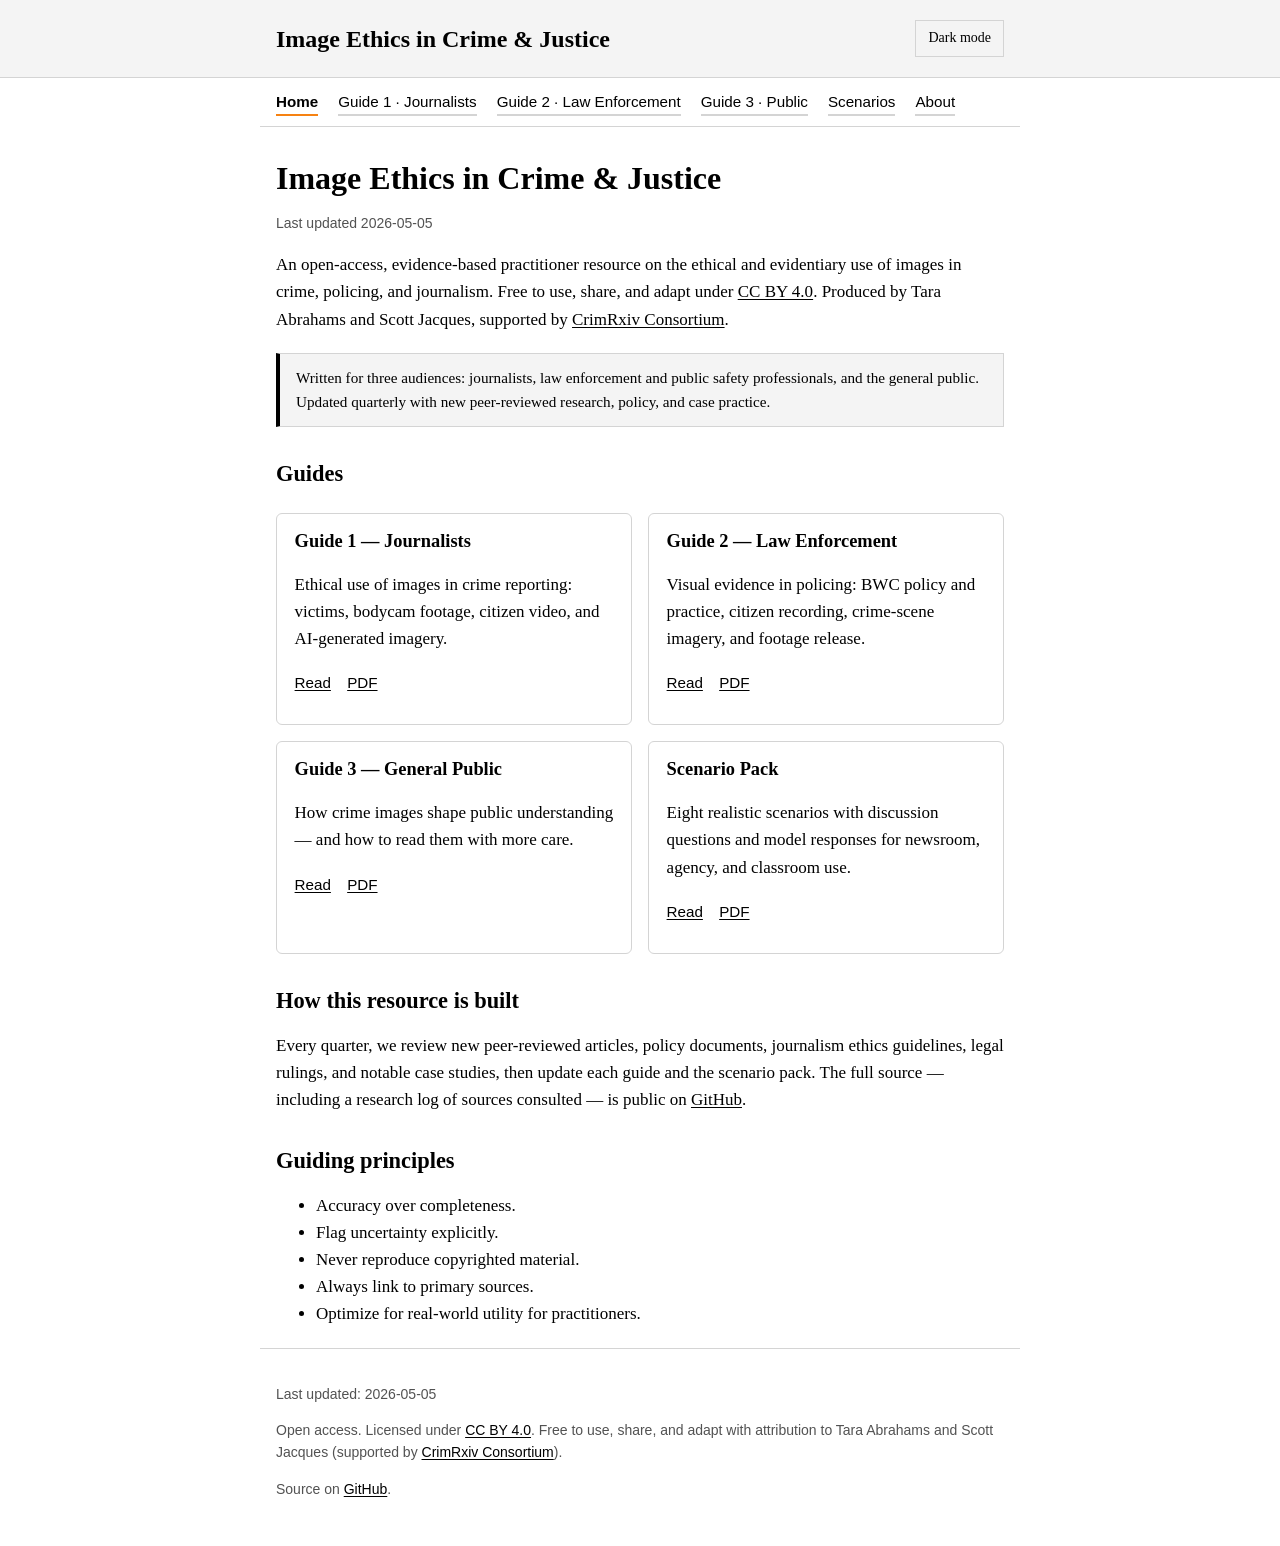
<file: index.html>
<!doctype html>
<html lang="en">
<head>
  <meta charset="utf-8">
  <meta name="viewport" content="width=device-width, initial-scale=1">
  <title>Home — Image Ethics in Crime &amp; Justice</title>
  <meta name="description" content="Open-access guides on the ethical and evidentiary use of images in crime, policing, and journalism. By Tara Abrahams and Scott Jacques, supported by CrimRxiv Consortium.">
  <meta name="theme-color" content="#f68212">
  <link rel="stylesheet" href="assets/style.css">
  <script>
  // Apply saved or system theme before paint to avoid a flash.
  (function () {
    try {
      var saved = localStorage.getItem('theme');
      var prefersDark = window.matchMedia && window.matchMedia('(prefers-color-scheme: dark)').matches;
      var theme = saved || (prefersDark ? 'dark' : 'light');
      document.documentElement.setAttribute('data-theme', theme);
    } catch (e) {}
  })();
</script>
</head>
<body>
  <a class="skip-link" href="#main">Skip to main content</a>
  <header class="site" role="banner">
    <div class="inner">
      <h1><a href="index.html">Image Ethics in Crime &amp; Justice</a></h1>
      <button type="button" class="theme-toggle" id="theme-toggle" aria-label="Toggle dark mode" aria-pressed="false">
        <span class="label-light" aria-hidden="true">Dark mode</span>
        <span class="label-dark" aria-hidden="true">Light mode</span>
      </button>
    </div>
  </header>
  <nav class="primary" role="navigation" aria-label="Primary">
    <ul><li><a href="index.html" aria-current="page">Home</a></li><li><a href="guide-1-journalists.html">Guide 1 · Journalists</a></li><li><a href="guide-2-law-enforcement.html">Guide 2 · Law Enforcement</a></li><li><a href="guide-3-public.html">Guide 3 · Public</a></li><li><a href="scenario-pack.html">Scenarios</a></li><li><a href="about.html">About</a></li></ul>
  </nav>
  <main id="main" role="main">
    <article>
      
<h1>Image Ethics in Crime &amp; Justice</h1>
<p class="meta">Last updated 2026-05-05</p>
<p>An open-access, evidence-based practitioner resource on the ethical and evidentiary
use of images in crime, policing, and journalism. Free to use, share, and adapt under
<a href="https://creativecommons.org/licenses/by/4.0/">CC BY 4.0</a>.
Produced by Tara Abrahams and Scott Jacques, supported by <a href="https://www.crimrxiv.com/">CrimRxiv Consortium</a>.</p>

<div class="callout">
  Written for three audiences: journalists, law enforcement and
  public safety professionals, and the general public. Updated quarterly with new
  peer-reviewed research, policy, and case practice.
</div>

<h2>Guides</h2>
<div class="cards">
  <div class="card">
    <h3>Guide 1 — Journalists</h3>
    <p>Ethical use of images in crime reporting: victims, bodycam footage, citizen
       video, and AI-generated imagery.</p>
    <p class="actions">
      <a href="guide-1-journalists.html">Read</a>
      <a href="pdfs/guide-1-journalists.pdf">PDF</a>
    </p>
  </div>
  <div class="card">
    <h3>Guide 2 — Law Enforcement</h3>
    <p>Visual evidence in policing: BWC policy and practice, citizen recording,
       crime-scene imagery, and footage release.</p>
    <p class="actions">
      <a href="guide-2-law-enforcement.html">Read</a>
      <a href="pdfs/guide-2-law-enforcement.pdf">PDF</a>
    </p>
  </div>
  <div class="card">
    <h3>Guide 3 — General Public</h3>
    <p>How crime images shape public understanding — and how to read them with more
       care.</p>
    <p class="actions">
      <a href="guide-3-public.html">Read</a>
      <a href="pdfs/guide-3-public.pdf">PDF</a>
    </p>
  </div>
  <div class="card">
    <h3>Scenario Pack</h3>
    <p>Eight realistic scenarios with discussion questions and model responses for
       newsroom, agency, and classroom use.</p>
    <p class="actions">
      <a href="scenario-pack.html">Read</a>
      <a href="pdfs/scenario-pack.pdf">PDF</a>
    </p>
  </div>
</div>

<h2>How this resource is built</h2>
<p>Every quarter, we review new peer-reviewed articles, policy documents, journalism
ethics guidelines, legal rulings, and notable case studies, then update each guide and
the scenario pack. The full source — including a research log of sources consulted — is
public on <a href="https://github.com/crimconsortium/image-ethics">GitHub</a>.</p>

<h2>Guiding principles</h2>
<ul>
  <li>Accuracy over completeness.</li>
  <li>Flag uncertainty explicitly.</li>
  <li>Never reproduce copyrighted material.</li>
  <li>Always link to primary sources.</li>
  <li>Optimize for real-world utility for practitioners.</li>
</ul>

    </article>
  </main>
  <footer class="site" role="contentinfo">
    <p>Last updated: <time datetime="2026-05-05">2026-05-05</time></p>
    <p>Open access. Licensed under
       <a href="https://creativecommons.org/licenses/by/4.0/" rel="license">CC BY 4.0</a>.
       Free to use, share, and adapt with attribution to Tara Abrahams and Scott Jacques
       (supported by <a href="https://www.crimrxiv.com/">CrimRxiv Consortium</a>).</p>
    <p>Source on
       <a href="https://github.com/crimconsortium/image-ethics">GitHub</a>.</p>
  </footer>
  <script>
  (function () {
    var btn = document.getElementById('theme-toggle');
    if (!btn) return;
    var root = document.documentElement;
    function sync() {
      var t = root.getAttribute('data-theme') === 'dark' ? 'dark' : 'light';
      btn.setAttribute('aria-pressed', t === 'dark' ? 'true' : 'false');
    }
    sync();
    btn.addEventListener('click', function () {
      var next = root.getAttribute('data-theme') === 'dark' ? 'light' : 'dark';
      root.setAttribute('data-theme', next);
      try { localStorage.setItem('theme', next); } catch (e) {}
      sync();
    });
  })();
</script>
</body>
</html>
</file>
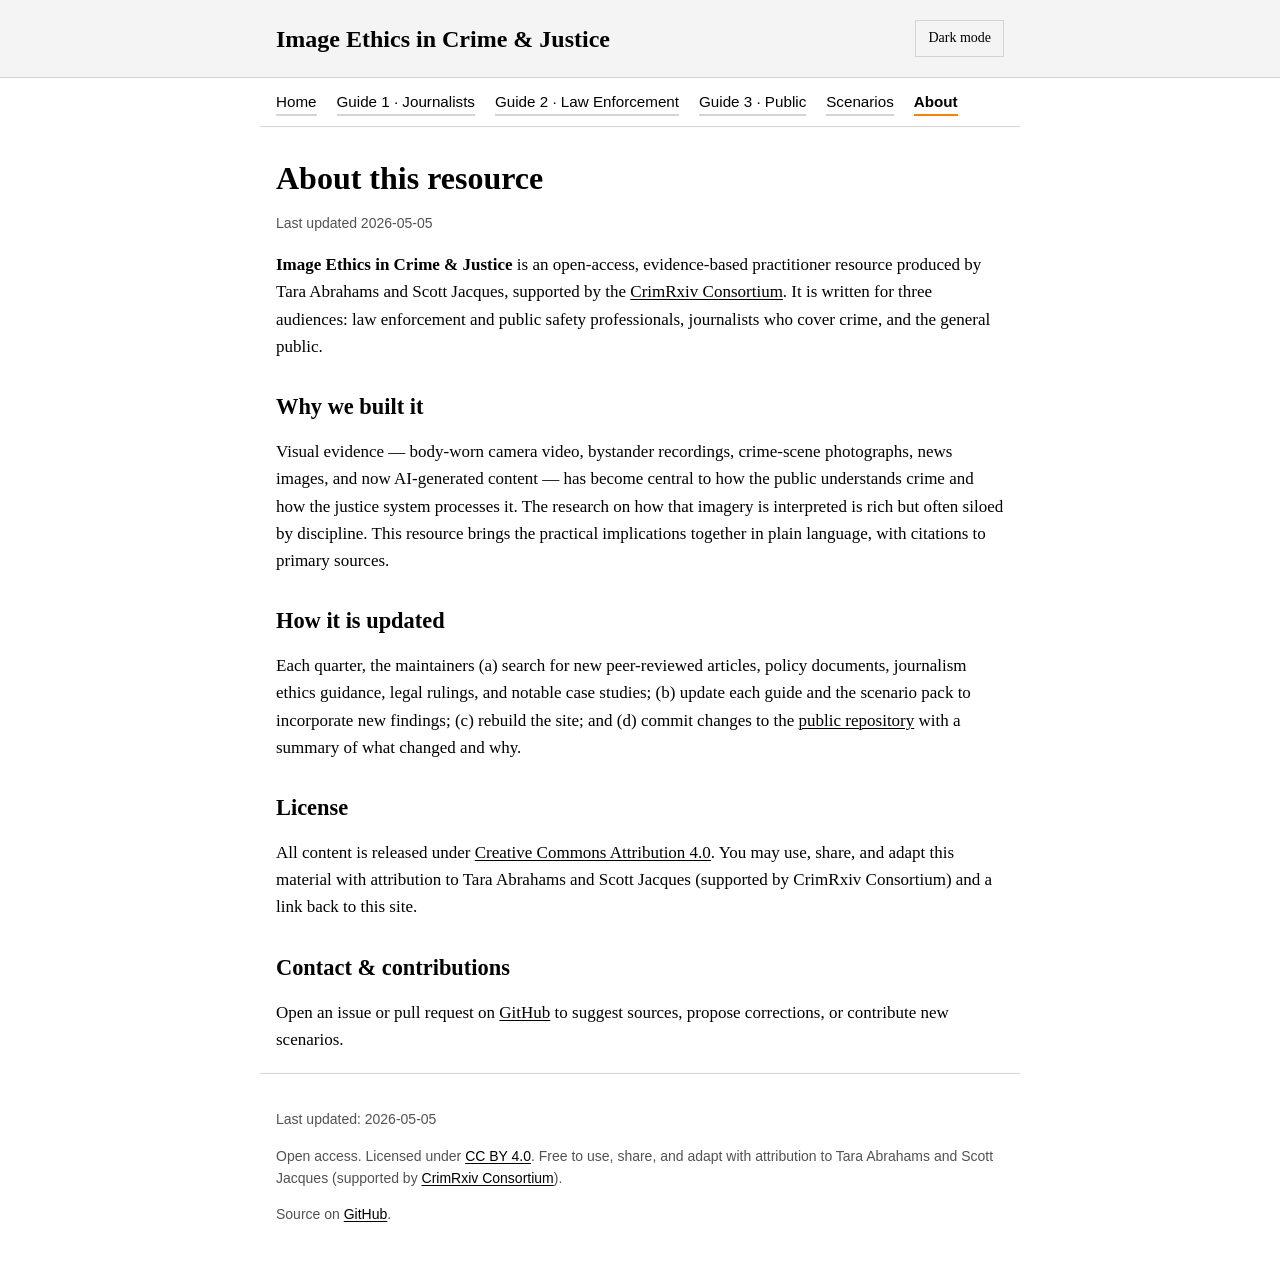
<file: about.html>
<!doctype html>
<html lang="en">
<head>
  <meta charset="utf-8">
  <meta name="viewport" content="width=device-width, initial-scale=1">
  <title>About — Image Ethics in Crime &amp; Justice</title>
  <meta name="description" content="About Image Ethics in Crime &amp; Justice and how it is maintained.">
  <meta name="theme-color" content="#f68212">
  <link rel="stylesheet" href="assets/style.css">
  <script>
  // Apply saved or system theme before paint to avoid a flash.
  (function () {
    try {
      var saved = localStorage.getItem('theme');
      var prefersDark = window.matchMedia && window.matchMedia('(prefers-color-scheme: dark)').matches;
      var theme = saved || (prefersDark ? 'dark' : 'light');
      document.documentElement.setAttribute('data-theme', theme);
    } catch (e) {}
  })();
</script>
</head>
<body>
  <a class="skip-link" href="#main">Skip to main content</a>
  <header class="site" role="banner">
    <div class="inner">
      <h1><a href="index.html">Image Ethics in Crime &amp; Justice</a></h1>
      <button type="button" class="theme-toggle" id="theme-toggle" aria-label="Toggle dark mode" aria-pressed="false">
        <span class="label-light" aria-hidden="true">Dark mode</span>
        <span class="label-dark" aria-hidden="true">Light mode</span>
      </button>
    </div>
  </header>
  <nav class="primary" role="navigation" aria-label="Primary">
    <ul><li><a href="index.html">Home</a></li><li><a href="guide-1-journalists.html">Guide 1 · Journalists</a></li><li><a href="guide-2-law-enforcement.html">Guide 2 · Law Enforcement</a></li><li><a href="guide-3-public.html">Guide 3 · Public</a></li><li><a href="scenario-pack.html">Scenarios</a></li><li><a href="about.html" aria-current="page">About</a></li></ul>
  </nav>
  <main id="main" role="main">
    <article>
      
<h1>About this resource</h1>
<p class="meta">Last updated 2026-05-05</p>

<p><strong>Image Ethics in Crime &amp; Justice</strong> is an open-access,
evidence-based practitioner resource produced by Tara Abrahams and Scott Jacques,
supported by the <a href="https://www.crimrxiv.com/">CrimRxiv Consortium</a>. It is
written for three audiences: law enforcement and public safety professionals,
journalists who cover crime, and the general public.</p>

<h2>Why we built it</h2>
<p>Visual evidence — body-worn camera video, bystander recordings, crime-scene
photographs, news images, and now AI-generated content — has become central to how
the public understands crime and how the justice system processes it. The research
on how that imagery is interpreted is rich but often siloed by discipline. This
resource brings the practical implications together in plain language, with citations
to primary sources.</p>

<h2>How it is updated</h2>
<p>Each quarter, the maintainers (a) search for new peer-reviewed articles, policy
documents, journalism ethics guidance, legal rulings, and notable case studies;
(b) update each guide and the scenario pack to incorporate new findings; (c)
rebuild the site; and (d) commit changes to the
<a href="https://github.com/crimconsortium/image-ethics">public repository</a>
with a summary of what changed and why.</p>

<h2>License</h2>
<p>All content is released under
<a href="https://creativecommons.org/licenses/by/4.0/" rel="license">Creative Commons
Attribution 4.0</a>. You may use, share, and adapt this material with attribution to
Tara Abrahams and Scott Jacques (supported by CrimRxiv Consortium) and a link
back to this site.</p>

<h2>Contact &amp; contributions</h2>
<p>Open an issue or pull request on
<a href="https://github.com/crimconsortium/image-ethics">GitHub</a> to
suggest sources, propose corrections, or contribute new scenarios.</p>

    </article>
  </main>
  <footer class="site" role="contentinfo">
    <p>Last updated: <time datetime="2026-05-05">2026-05-05</time></p>
    <p>Open access. Licensed under
       <a href="https://creativecommons.org/licenses/by/4.0/" rel="license">CC BY 4.0</a>.
       Free to use, share, and adapt with attribution to Tara Abrahams and Scott Jacques
       (supported by <a href="https://www.crimrxiv.com/">CrimRxiv Consortium</a>).</p>
    <p>Source on
       <a href="https://github.com/crimconsortium/image-ethics">GitHub</a>.</p>
  </footer>
  <script>
  (function () {
    var btn = document.getElementById('theme-toggle');
    if (!btn) return;
    var root = document.documentElement;
    function sync() {
      var t = root.getAttribute('data-theme') === 'dark' ? 'dark' : 'light';
      btn.setAttribute('aria-pressed', t === 'dark' ? 'true' : 'false');
    }
    sync();
    btn.addEventListener('click', function () {
      var next = root.getAttribute('data-theme') === 'dark' ? 'light' : 'dark';
      root.setAttribute('data-theme', next);
      try { localStorage.setItem('theme', next); } catch (e) {}
      sync();
    });
  })();
</script>
</body>
</html>
</file>
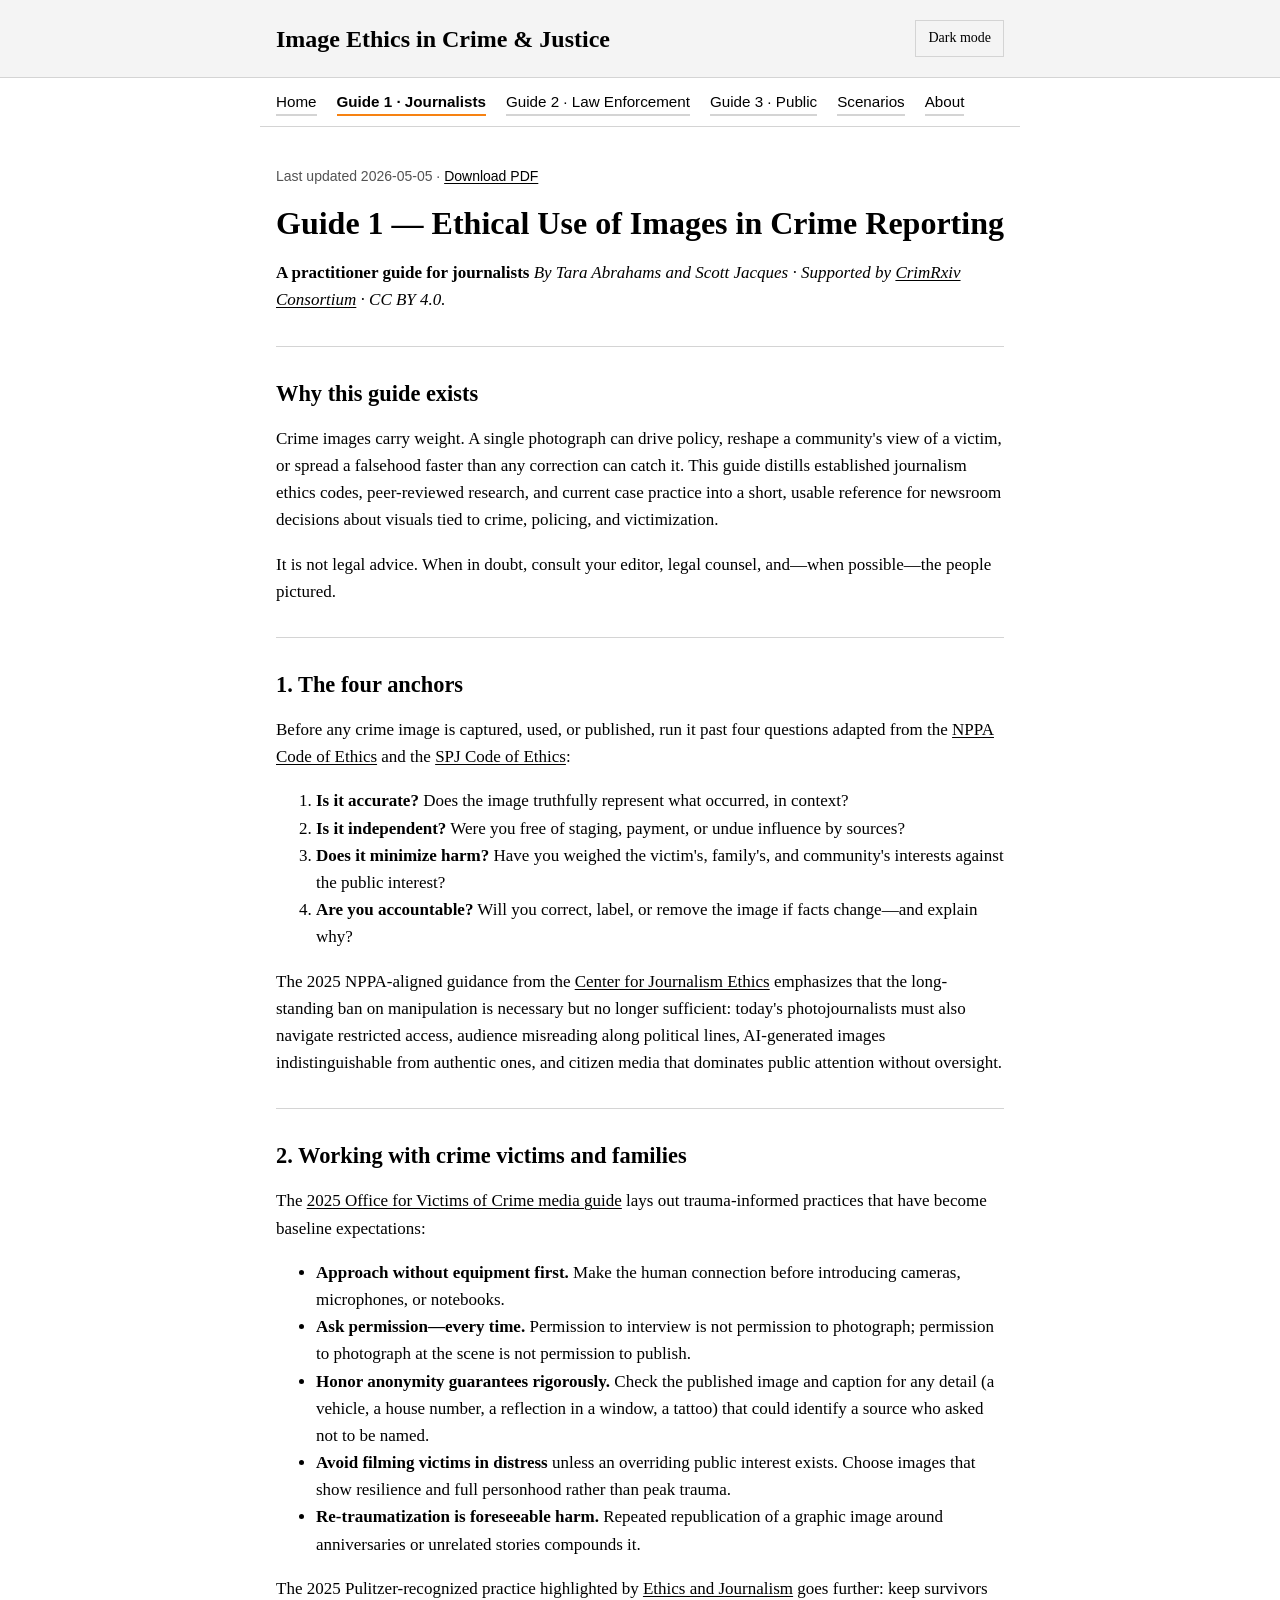
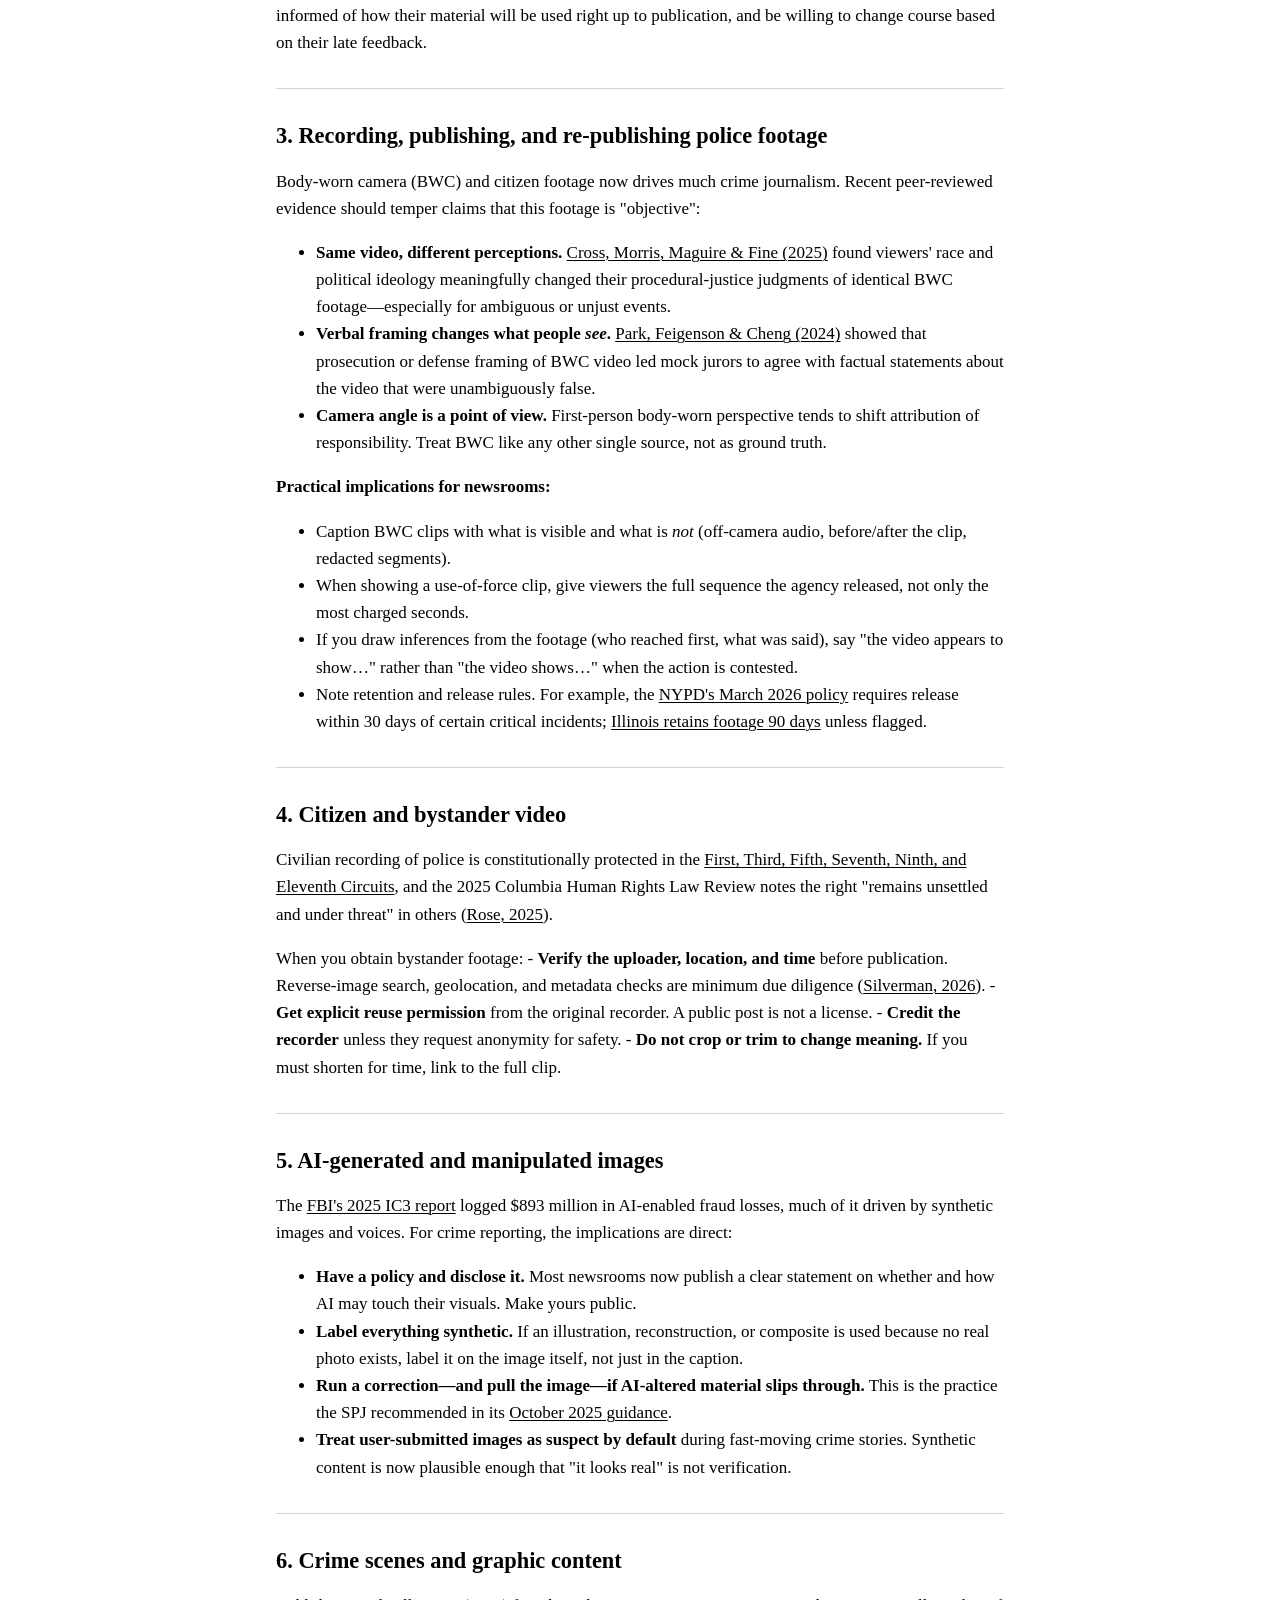
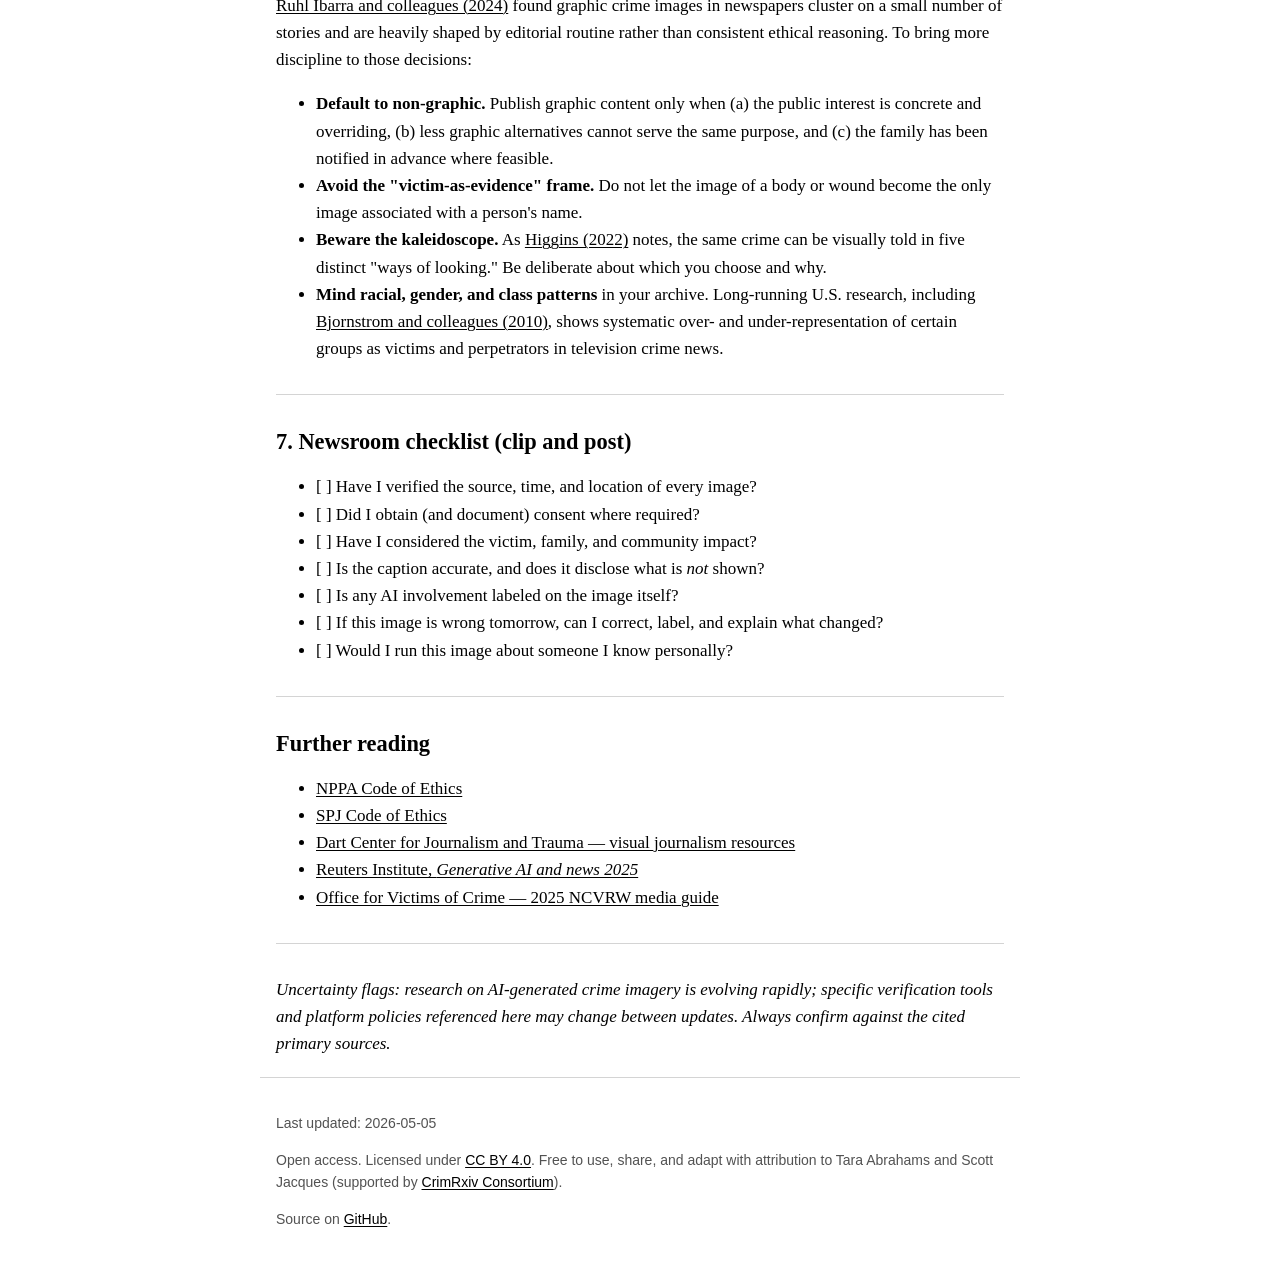
<file: guide-1-journalists.html>
<!doctype html>
<html lang="en">
<head>
  <meta charset="utf-8">
  <meta name="viewport" content="width=device-width, initial-scale=1">
  <title>Guide 1 — Ethical Use of Images in Crime Reporting — Image Ethics in Crime &amp; Justice</title>
  <meta name="description" content="Ethical use of images in crime reporting for journalists.">
  <meta name="theme-color" content="#f68212">
  <link rel="stylesheet" href="assets/style.css">
  <script>
  // Apply saved or system theme before paint to avoid a flash.
  (function () {
    try {
      var saved = localStorage.getItem('theme');
      var prefersDark = window.matchMedia && window.matchMedia('(prefers-color-scheme: dark)').matches;
      var theme = saved || (prefersDark ? 'dark' : 'light');
      document.documentElement.setAttribute('data-theme', theme);
    } catch (e) {}
  })();
</script>
</head>
<body>
  <a class="skip-link" href="#main">Skip to main content</a>
  <header class="site" role="banner">
    <div class="inner">
      <h1><a href="index.html">Image Ethics in Crime &amp; Justice</a></h1>
      <button type="button" class="theme-toggle" id="theme-toggle" aria-label="Toggle dark mode" aria-pressed="false">
        <span class="label-light" aria-hidden="true">Dark mode</span>
        <span class="label-dark" aria-hidden="true">Light mode</span>
      </button>
    </div>
  </header>
  <nav class="primary" role="navigation" aria-label="Primary">
    <ul><li><a href="index.html">Home</a></li><li><a href="guide-1-journalists.html" aria-current="page">Guide 1 · Journalists</a></li><li><a href="guide-2-law-enforcement.html">Guide 2 · Law Enforcement</a></li><li><a href="guide-3-public.html">Guide 3 · Public</a></li><li><a href="scenario-pack.html">Scenarios</a></li><li><a href="about.html">About</a></li></ul>
  </nav>
  <main id="main" role="main">
    <article>
      <p class="meta">Last updated 2026-05-05 · <a href="pdfs/guide-1-journalists.pdf">Download PDF</a></p><h1 id="guide-1-ethical-use-of-images-in-crime-reporting">Guide 1 — Ethical Use of Images in Crime Reporting</h1>
<p><strong>A practitioner guide for journalists</strong>
<em>By Tara Abrahams and Scott Jacques · Supported by <a href="https://www.crimrxiv.com/">CrimRxiv Consortium</a> · CC BY 4.0.</em></p>
<hr />
<h2 id="why-this-guide-exists">Why this guide exists</h2>
<p>Crime images carry weight. A single photograph can drive policy, reshape a community's view of a victim, or spread a falsehood faster than any correction can catch it. This guide distills established journalism ethics codes, peer-reviewed research, and current case practice into a short, usable reference for newsroom decisions about visuals tied to crime, policing, and victimization.</p>
<p>It is not legal advice. When in doubt, consult your editor, legal counsel, and—when possible—the people pictured.</p>
<hr />
<h2 id="1-the-four-anchors">1. The four anchors</h2>
<p>Before any crime image is captured, used, or published, run it past four questions adapted from the <a href="https://members.newsleaders.org/resources-ethics-nppa">NPPA Code of Ethics</a> and the <a href="https://www.spj.org/ethicscode.asp">SPJ Code of Ethics</a>:</p>
<ol>
<li><strong>Is it accurate?</strong> Does the image truthfully represent what occurred, in context?</li>
<li><strong>Is it independent?</strong> Were you free of staging, payment, or undue influence by sources?</li>
<li><strong>Does it minimize harm?</strong> Have you weighed the victim's, family's, and community's interests against the public interest?</li>
<li><strong>Are you accountable?</strong> Will you correct, label, or remove the image if facts change—and explain why?</li>
</ol>
<p>The 2025 NPPA-aligned guidance from the <a href="https://ethics.sjmc.wisc.edu/2026/02/24/photojournalists-call-for-new-ethical-guidelines-to-address-changing-media-landscape/">Center for Journalism Ethics</a> emphasizes that the long-standing ban on manipulation is necessary but no longer sufficient: today's photojournalists must also navigate restricted access, audience misreading along political lines, AI-generated images indistinguishable from authentic ones, and citizen media that dominates public attention without oversight.</p>
<hr />
<h2 id="2-working-with-crime-victims-and-families">2. Working with crime victims and families</h2>
<p>The <a href="https://ovc.ojp.gov/ncvrw2025/working-with-media/advocating-with-news-media">2025 Office for Victims of Crime media guide</a> lays out trauma-informed practices that have become baseline expectations:</p>
<ul>
<li><strong>Approach without equipment first.</strong> Make the human connection before introducing cameras, microphones, or notebooks.</li>
<li><strong>Ask permission—every time.</strong> Permission to interview is not permission to photograph; permission to photograph at the scene is not permission to publish.</li>
<li><strong>Honor anonymity guarantees rigorously.</strong> Check the published image and caption for any detail (a vehicle, a house number, a reflection in a window, a tattoo) that could identify a source who asked not to be named.</li>
<li><strong>Avoid filming victims in distress</strong> unless an overriding public interest exists. Choose images that show resilience and full personhood rather than peak trauma.</li>
<li><strong>Re-traumatization is foreseeable harm.</strong> Repeated republication of a graphic image around anniversaries or unrelated stories compounds it.</li>
</ul>
<p>The 2025 Pulitzer-recognized practice highlighted by <a href="https://ethicsandjournalism.org/2025/04/23/transparency-accountability-vulnerable-sources-guidance-from-the-2025-collier-awardees/">Ethics and Journalism</a> goes further: keep survivors informed of how their material will be used right up to publication, and be willing to change course based on their late feedback.</p>
<hr />
<h2 id="3-recording-publishing-and-re-publishing-police-footage">3. Recording, publishing, and re-publishing police footage</h2>
<p>Body-worn camera (BWC) and citizen footage now drives much crime journalism. Recent peer-reviewed evidence should temper claims that this footage is "objective":</p>
<ul>
<li><strong>Same video, different perceptions.</strong> <a href="https://doi.apa.org/doi/10.1037/lhb0000642">Cross, Morris, Maguire &amp; Fine (2025)</a> found viewers' race and political ideology meaningfully changed their procedural-justice judgments of identical BWC footage—especially for ambiguous or unjust events.</li>
<li><strong>Verbal framing changes what people <em>see</em>.</strong> <a href="https://onlinelibrary.wiley.com/doi/10.1002/acp.70007">Park, Feigenson &amp; Cheng (2024)</a> showed that prosecution or defense framing of BWC video led mock jurors to agree with factual statements about the video that were unambiguously false.</li>
<li><strong>Camera angle is a point of view.</strong> First-person body-worn perspective tends to shift attribution of responsibility. Treat BWC like any other single source, not as ground truth.</li>
</ul>
<p><strong>Practical implications for newsrooms:</strong></p>
<ul>
<li>Caption BWC clips with what is visible and what is <em>not</em> (off-camera audio, before/after the clip, redacted segments).</li>
<li>When showing a use-of-force clip, give viewers the full sequence the agency released, not only the most charged seconds.</li>
<li>If you draw inferences from the footage (who reached first, what was said), say "the video appears to show…" rather than "the video shows…" when the action is contested.</li>
<li>Note retention and release rules. For example, the <a href="https://www.police1.com/law-enforcement-policies/nypd-tightens-bodycam-policy-to-30-day-release-of-most-critical-incident-videos">NYPD's March 2026 policy</a> requires release within 30 days of certain critical incidents; <a href="https://www.bettergov.org/2025/12/17/six-bills-sought-to-reduce-public-access-to-body-cam-footage/">Illinois retains footage 90 days</a> unless flagged.</li>
</ul>
<hr />
<h2 id="4-citizen-and-bystander-video">4. Citizen and bystander video</h2>
<p>Civilian recording of police is constitutionally protected in the <a href="https://www.justia.com/criminal/procedure/right-to-record-police-officers/">First, Third, Fifth, Seventh, Ninth, and Eleventh Circuits</a>, and the 2025 Columbia Human Rights Law Review notes the right "remains unsettled and under threat" in others (<a href="https://hrlr.law.columbia.edu/files/2025/09/Rose_Codifying-the-Right-to-Record-Police_55.3.pdf">Rose, 2025</a>).</p>
<p>When you obtain bystander footage:
- <strong>Verify the uploader, location, and time</strong> before publication. Reverse-image search, geolocation, and metadata checks are minimum due diligence (<a href="https://www.youtube.com/watch?v=NfHEe39AMn4">Silverman, 2026</a>).
- <strong>Get explicit reuse permission</strong> from the original recorder. A public post is not a license.
- <strong>Credit the recorder</strong> unless they request anonymity for safety.
- <strong>Do not crop or trim to change meaning.</strong> If you must shorten for time, link to the full clip.</p>
<hr />
<h2 id="5-ai-generated-and-manipulated-images">5. AI-generated and manipulated images</h2>
<p>The <a href="https://www.secureworld.io/industry-news/ai-enabled-fraud-topped-893m-fbi">FBI's 2025 IC3 report</a> logged $893 million in AI-enabled fraud losses, much of it driven by synthetic images and voices. For crime reporting, the implications are direct:</p>
<ul>
<li><strong>Have a policy and disclose it.</strong> Most newsrooms now publish a clear statement on whether and how AI may touch their visuals. Make yours public.</li>
<li><strong>Label everything synthetic.</strong> If an illustration, reconstruction, or composite is used because no real photo exists, label it on the image itself, not just in the caption.</li>
<li><strong>Run a correction—and pull the image—if AI-altered material slips through.</strong> This is the practice the SPJ recommended in its <a href="https://thespjnews.org/2025/10/17/truth-and-empathy-guide-photojournalism-ethics/">October 2025 guidance</a>.</li>
<li><strong>Treat user-submitted images as suspect by default</strong> during fast-moving crime stories. Synthetic content is now plausible enough that "it looks real" is not verification.</li>
</ul>
<hr />
<h2 id="6-crime-scenes-and-graphic-content">6. Crime scenes and graphic content</h2>
<p><a href="https://www.tandfonline.com/doi/pdf/10.1080/15205436.2023.2297078?needAccess=true">Ruhl Ibarra and colleagues (2024)</a> found graphic crime images in newspapers cluster on a small number of stories and are heavily shaped by editorial routine rather than consistent ethical reasoning. To bring more discipline to those decisions:</p>
<ul>
<li><strong>Default to non-graphic.</strong> Publish graphic content only when (a) the public interest is concrete and overriding, (b) less graphic alternatives cannot serve the same purpose, and (c) the family has been notified in advance where feasible.</li>
<li><strong>Avoid the "victim-as-evidence" frame.</strong> Do not let the image of a body or wound become the only image associated with a person's name.</li>
<li><strong>Beware the kaleidoscope.</strong> As <a href="https://journals.sagepub.com/doi/10.1177/14703572221102547">Higgins (2022)</a> notes, the same crime can be visually told in five distinct "ways of looking." Be deliberate about which you choose and why.</li>
<li><strong>Mind racial, gender, and class patterns</strong> in your archive. Long-running U.S. research, including <a href="https://pmc.ncbi.nlm.nih.gov/articles/PMC2904566/">Bjornstrom and colleagues (2010)</a>, shows systematic over- and under-representation of certain groups as victims and perpetrators in television crime news.</li>
</ul>
<hr />
<h2 id="7-newsroom-checklist-clip-and-post">7. Newsroom checklist (clip and post)</h2>
<ul>
<li>[ ] Have I verified the source, time, and location of every image?</li>
<li>[ ] Did I obtain (and document) consent where required?</li>
<li>[ ] Have I considered the victim, family, and community impact?</li>
<li>[ ] Is the caption accurate, and does it disclose what is <em>not</em> shown?</li>
<li>[ ] Is any AI involvement labeled on the image itself?</li>
<li>[ ] If this image is wrong tomorrow, can I correct, label, and explain what changed?</li>
<li>[ ] Would I run this image about someone I know personally?</li>
</ul>
<hr />
<h2 id="further-reading">Further reading</h2>
<ul>
<li><a href="https://members.newsleaders.org/resources-ethics-nppa">NPPA Code of Ethics</a></li>
<li><a href="https://www.spj.org/ethicscode.asp">SPJ Code of Ethics</a></li>
<li><a href="https://dartcenter.org/">Dart Center for Journalism and Trauma — visual journalism resources</a></li>
<li><a href="https://reutersinstitute.politics.ox.ac.uk/generative-ai-and-news-report-2025-how-people-think-about-ais-role-journalism-and-society">Reuters Institute, <em>Generative AI and news 2025</em></a></li>
<li><a href="https://ovc.ojp.gov/ncvrw2025/working-with-media/advocating-with-news-media">Office for Victims of Crime — 2025 NCVRW media guide</a></li>
</ul>
<hr />
<p><em>Uncertainty flags: research on AI-generated crime imagery is evolving rapidly; specific verification tools and platform policies referenced here may change between updates. Always confirm against the cited primary sources.</em></p>
    </article>
  </main>
  <footer class="site" role="contentinfo">
    <p>Last updated: <time datetime="2026-05-05">2026-05-05</time></p>
    <p>Open access. Licensed under
       <a href="https://creativecommons.org/licenses/by/4.0/" rel="license">CC BY 4.0</a>.
       Free to use, share, and adapt with attribution to Tara Abrahams and Scott Jacques
       (supported by <a href="https://www.crimrxiv.com/">CrimRxiv Consortium</a>).</p>
    <p>Source on
       <a href="https://github.com/crimconsortium/image-ethics">GitHub</a>.</p>
  </footer>
  <script>
  (function () {
    var btn = document.getElementById('theme-toggle');
    if (!btn) return;
    var root = document.documentElement;
    function sync() {
      var t = root.getAttribute('data-theme') === 'dark' ? 'dark' : 'light';
      btn.setAttribute('aria-pressed', t === 'dark' ? 'true' : 'false');
    }
    sync();
    btn.addEventListener('click', function () {
      var next = root.getAttribute('data-theme') === 'dark' ? 'light' : 'dark';
      root.setAttribute('data-theme', next);
      try { localStorage.setItem('theme', next); } catch (e) {}
      sync();
    });
  })();
</script>
</body>
</html>
</file>
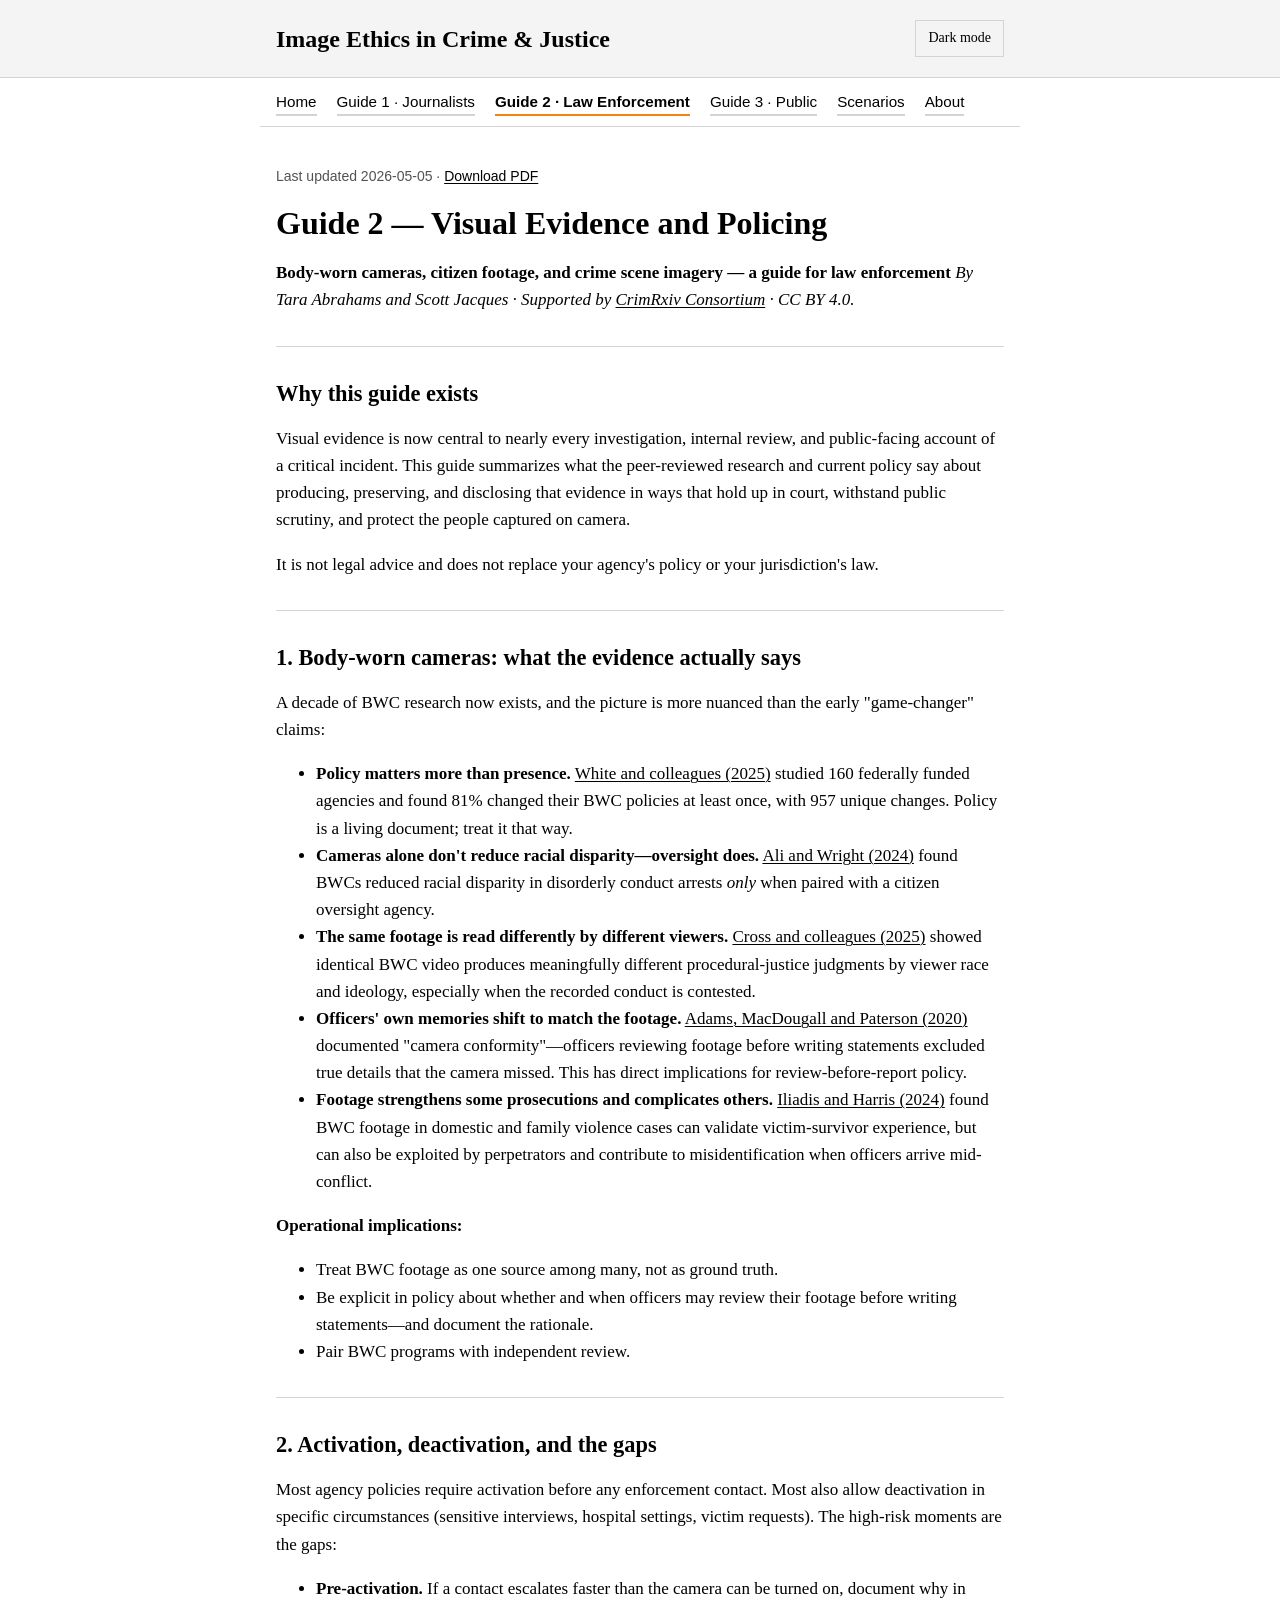
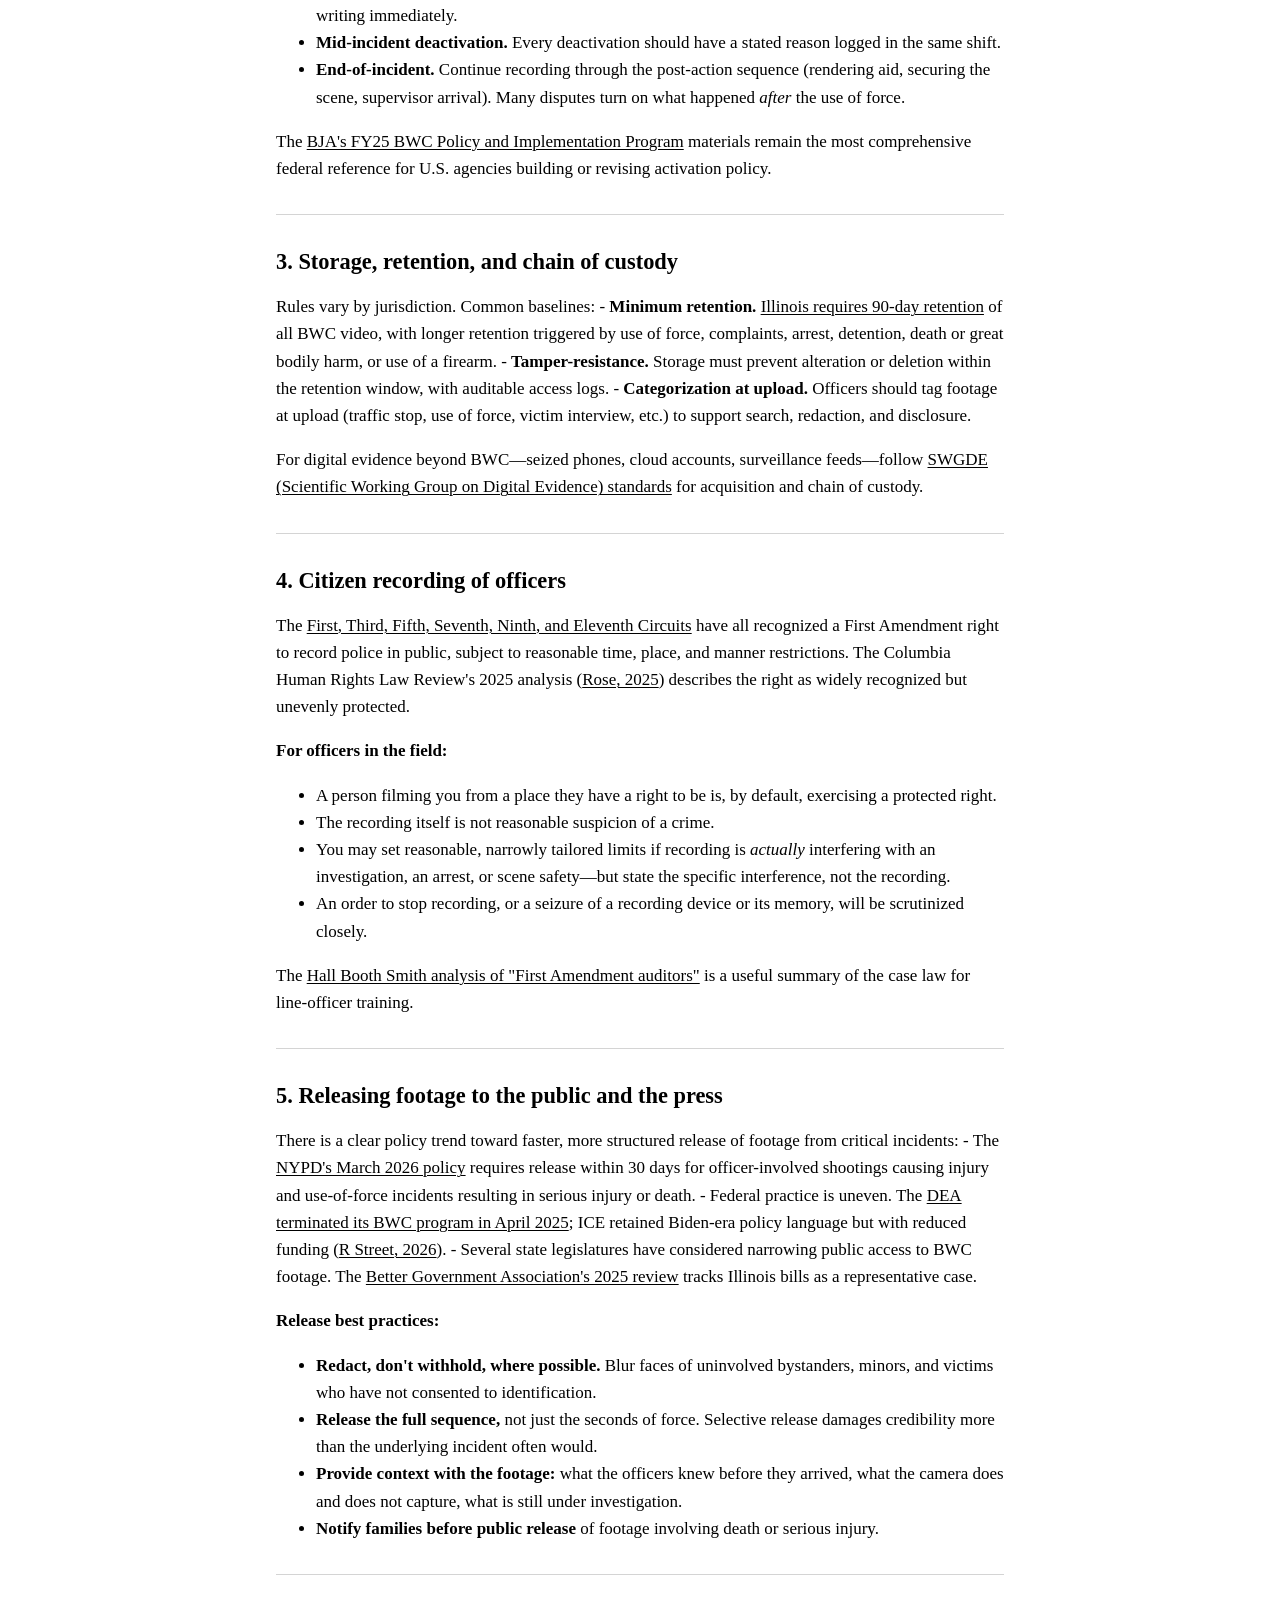
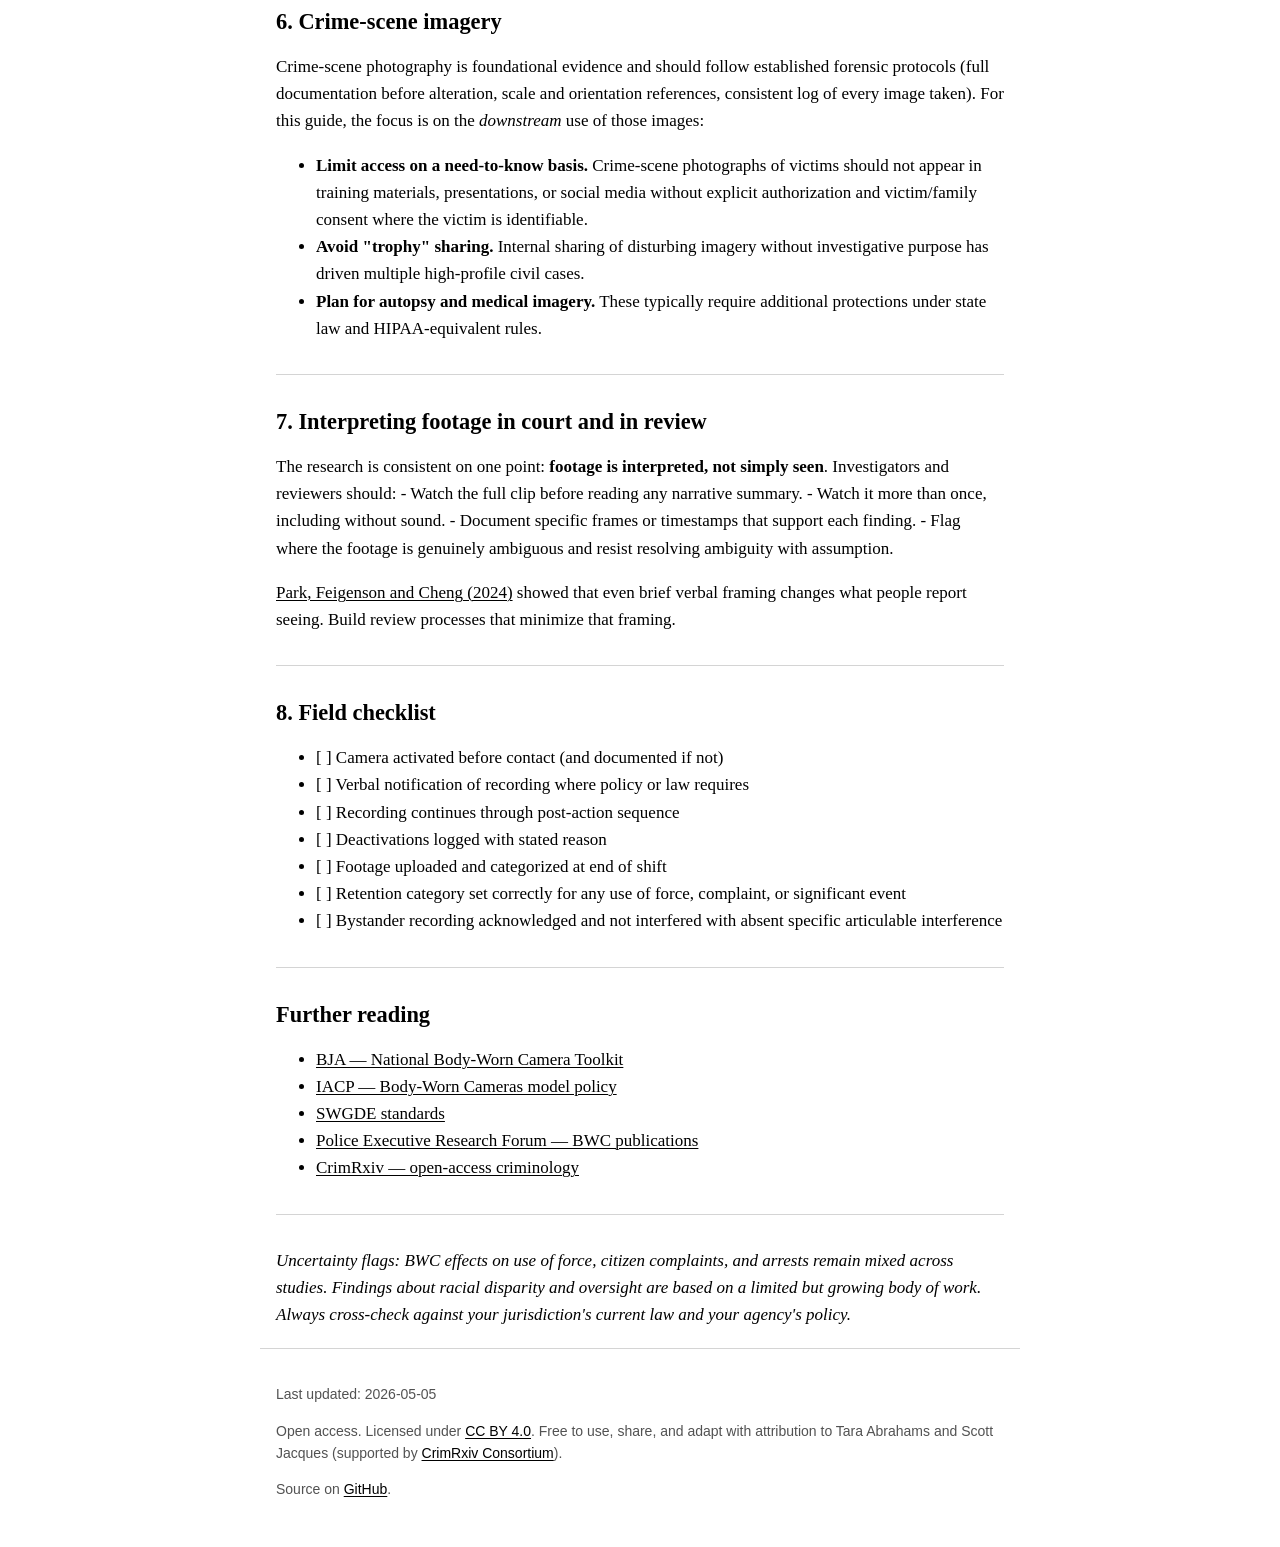
<file: guide-2-law-enforcement.html>
<!doctype html>
<html lang="en">
<head>
  <meta charset="utf-8">
  <meta name="viewport" content="width=device-width, initial-scale=1">
  <title>Guide 2 — Visual Evidence and Policing — Image Ethics in Crime &amp; Justice</title>
  <meta name="description" content="Visual evidence and policing — BWC, citizen footage, and crime-scene imagery.">
  <meta name="theme-color" content="#f68212">
  <link rel="stylesheet" href="assets/style.css">
  <script>
  // Apply saved or system theme before paint to avoid a flash.
  (function () {
    try {
      var saved = localStorage.getItem('theme');
      var prefersDark = window.matchMedia && window.matchMedia('(prefers-color-scheme: dark)').matches;
      var theme = saved || (prefersDark ? 'dark' : 'light');
      document.documentElement.setAttribute('data-theme', theme);
    } catch (e) {}
  })();
</script>
</head>
<body>
  <a class="skip-link" href="#main">Skip to main content</a>
  <header class="site" role="banner">
    <div class="inner">
      <h1><a href="index.html">Image Ethics in Crime &amp; Justice</a></h1>
      <button type="button" class="theme-toggle" id="theme-toggle" aria-label="Toggle dark mode" aria-pressed="false">
        <span class="label-light" aria-hidden="true">Dark mode</span>
        <span class="label-dark" aria-hidden="true">Light mode</span>
      </button>
    </div>
  </header>
  <nav class="primary" role="navigation" aria-label="Primary">
    <ul><li><a href="index.html">Home</a></li><li><a href="guide-1-journalists.html">Guide 1 · Journalists</a></li><li><a href="guide-2-law-enforcement.html" aria-current="page">Guide 2 · Law Enforcement</a></li><li><a href="guide-3-public.html">Guide 3 · Public</a></li><li><a href="scenario-pack.html">Scenarios</a></li><li><a href="about.html">About</a></li></ul>
  </nav>
  <main id="main" role="main">
    <article>
      <p class="meta">Last updated 2026-05-05 · <a href="pdfs/guide-2-law-enforcement.pdf">Download PDF</a></p><h1 id="guide-2-visual-evidence-and-policing">Guide 2 — Visual Evidence and Policing</h1>
<p><strong>Body-worn cameras, citizen footage, and crime scene imagery — a guide for law enforcement</strong>
<em>By Tara Abrahams and Scott Jacques · Supported by <a href="https://www.crimrxiv.com/">CrimRxiv Consortium</a> · CC BY 4.0.</em></p>
<hr />
<h2 id="why-this-guide-exists">Why this guide exists</h2>
<p>Visual evidence is now central to nearly every investigation, internal review, and public-facing account of a critical incident. This guide summarizes what the peer-reviewed research and current policy say about producing, preserving, and disclosing that evidence in ways that hold up in court, withstand public scrutiny, and protect the people captured on camera.</p>
<p>It is not legal advice and does not replace your agency's policy or your jurisdiction's law.</p>
<hr />
<h2 id="1-body-worn-cameras-what-the-evidence-actually-says">1. Body-worn cameras: what the evidence actually says</h2>
<p>A decade of BWC research now exists, and the picture is more nuanced than the early "game-changer" claims:</p>
<ul>
<li><strong>Policy matters more than presence.</strong> <a href="https://www.emerald.com/pijpsm/article/48/5/1047/1269141/">White and colleagues (2025)</a> studied 160 federally funded agencies and found 81% changed their BWC policies at least once, with 957 unique changes. Policy is a living document; treat it that way.</li>
<li><strong>Cameras alone don't reduce racial disparity—oversight does.</strong> <a href="https://journals.sagepub.com/doi/10.1177/02750740241229998">Ali and Wright (2024)</a> found BWCs reduced racial disparity in disorderly conduct arrests <em>only</em> when paired with a citizen oversight agency.</li>
<li><strong>The same footage is read differently by different viewers.</strong> <a href="https://doi.apa.org/doi/10.1037/lhb0000642">Cross and colleagues (2025)</a> showed identical BWC video produces meaningfully different procedural-justice judgments by viewer race and ideology, especially when the recorded conduct is contested.</li>
<li><strong>Officers' own memories shift to match the footage.</strong> <a href="https://pmc.ncbi.nlm.nih.gov/articles/PMC7743977/">Adams, MacDougall and Paterson (2020)</a> documented "camera conformity"—officers reviewing footage before writing statements excluded true details that the camera missed. This has direct implications for review-before-report policy.</li>
<li><strong>Footage strengthens some prosecutions and complicates others.</strong> <a href="https://www.aic.gov.au/crg/reports/crg-3520-21">Iliadis and Harris (2024)</a> found BWC footage in domestic and family violence cases can validate victim-survivor experience, but can also be exploited by perpetrators and contribute to misidentification when officers arrive mid-conflict.</li>
</ul>
<p><strong>Operational implications:</strong></p>
<ul>
<li>Treat BWC footage as one source among many, not as ground truth.</li>
<li>Be explicit in policy about whether and when officers may review their footage before writing statements—and document the rationale.</li>
<li>Pair BWC programs with independent review.</li>
</ul>
<hr />
<h2 id="2-activation-deactivation-and-the-gaps">2. Activation, deactivation, and the gaps</h2>
<p>Most agency policies require activation before any enforcement contact. Most also allow deactivation in specific circumstances (sensitive interviews, hospital settings, victim requests). The high-risk moments are the gaps:</p>
<ul>
<li><strong>Pre-activation.</strong> If a contact escalates faster than the camera can be turned on, document why in writing immediately.</li>
<li><strong>Mid-incident deactivation.</strong> Every deactivation should have a stated reason logged in the same shift.</li>
<li><strong>End-of-incident.</strong> Continue recording through the post-action sequence (rendering aid, securing the scene, supervisor arrival). Many disputes turn on what happened <em>after</em> the use of force.</li>
</ul>
<p>The <a href="https://bja.ojp.gov/funding/opportunities/o-bja-2025-172461">BJA's FY25 BWC Policy and Implementation Program</a> materials remain the most comprehensive federal reference for U.S. agencies building or revising activation policy.</p>
<hr />
<h2 id="3-storage-retention-and-chain-of-custody">3. Storage, retention, and chain of custody</h2>
<p>Rules vary by jurisdiction. Common baselines:
- <strong>Minimum retention.</strong> <a href="https://www.bettergov.org/2025/12/17/six-bills-sought-to-reduce-public-access-to-body-cam-footage/">Illinois requires 90-day retention</a> of all BWC video, with longer retention triggered by use of force, complaints, arrest, detention, death or great bodily harm, or use of a firearm.
- <strong>Tamper-resistance.</strong> Storage must prevent alteration or deletion within the retention window, with auditable access logs.
- <strong>Categorization at upload.</strong> Officers should tag footage at upload (traffic stop, use of force, victim interview, etc.) to support search, redaction, and disclosure.</p>
<p>For digital evidence beyond BWC—seized phones, cloud accounts, surveillance feeds—follow <a href="https://www.swgde.org/documents/">SWGDE (Scientific Working Group on Digital Evidence) standards</a> for acquisition and chain of custody.</p>
<hr />
<h2 id="4-citizen-recording-of-officers">4. Citizen recording of officers</h2>
<p>The <a href="https://www.justia.com/criminal/procedure/right-to-record-police-officers/">First, Third, Fifth, Seventh, Ninth, and Eleventh Circuits</a> have all recognized a First Amendment right to record police in public, subject to reasonable time, place, and manner restrictions. The Columbia Human Rights Law Review's 2025 analysis (<a href="https://hrlr.law.columbia.edu/files/2025/09/Rose_Codifying-the-Right-to-Record-Police_55.3.pdf">Rose, 2025</a>) describes the right as widely recognized but unevenly protected.</p>
<p><strong>For officers in the field:</strong></p>
<ul>
<li>A person filming you from a place they have a right to be is, by default, exercising a protected right.</li>
<li>The recording itself is not reasonable suspicion of a crime.</li>
<li>You may set reasonable, narrowly tailored limits if recording is <em>actually</em> interfering with an investigation, an arrest, or scene safety—but state the specific interference, not the recording.</li>
<li>An order to stop recording, or a seizure of a recording device or its memory, will be scrutinized closely.</li>
</ul>
<p>The <a href="https://hallboothsmith.com/citizen-video-audits-know-their-rights-and-yours/">Hall Booth Smith analysis of "First Amendment auditors"</a> is a useful summary of the case law for line-officer training.</p>
<hr />
<h2 id="5-releasing-footage-to-the-public-and-the-press">5. Releasing footage to the public and the press</h2>
<p>There is a clear policy trend toward faster, more structured release of footage from critical incidents:
- The <a href="https://www.police1.com/law-enforcement-policies/nypd-tightens-bodycam-policy-to-30-day-release-of-most-critical-incident-videos">NYPD's March 2026 policy</a> requires release within 30 days for officer-involved shootings causing injury and use-of-force incidents resulting in serious injury or death.
- Federal practice is uneven. The <a href="https://www.fd.org/news/dea-quietly-ditches-body-cam-requirement">DEA terminated its BWC program in April 2025</a>; ICE retained Biden-era policy language but with reduced funding (<a href="https://www.rstreet.org/commentary/making-federal-body-worn-cameras-work-in-practice/">R Street, 2026</a>).
- Several state legislatures have considered narrowing public access to BWC footage. The <a href="https://www.bettergov.org/2025/12/17/six-bills-sought-to-reduce-public-access-to-body-cam-footage/">Better Government Association's 2025 review</a> tracks Illinois bills as a representative case.</p>
<p><strong>Release best practices:</strong></p>
<ul>
<li><strong>Redact, don't withhold, where possible.</strong> Blur faces of uninvolved bystanders, minors, and victims who have not consented to identification.</li>
<li><strong>Release the full sequence,</strong> not just the seconds of force. Selective release damages credibility more than the underlying incident often would.</li>
<li><strong>Provide context with the footage:</strong> what the officers knew before they arrived, what the camera does and does not capture, what is still under investigation.</li>
<li><strong>Notify families before public release</strong> of footage involving death or serious injury.</li>
</ul>
<hr />
<h2 id="6-crime-scene-imagery">6. Crime-scene imagery</h2>
<p>Crime-scene photography is foundational evidence and should follow established forensic protocols (full documentation before alteration, scale and orientation references, consistent log of every image taken). For this guide, the focus is on the <em>downstream</em> use of those images:</p>
<ul>
<li><strong>Limit access on a need-to-know basis.</strong> Crime-scene photographs of victims should not appear in training materials, presentations, or social media without explicit authorization and victim/family consent where the victim is identifiable.</li>
<li><strong>Avoid "trophy" sharing.</strong> Internal sharing of disturbing imagery without investigative purpose has driven multiple high-profile civil cases.</li>
<li><strong>Plan for autopsy and medical imagery.</strong> These typically require additional protections under state law and HIPAA-equivalent rules.</li>
</ul>
<hr />
<h2 id="7-interpreting-footage-in-court-and-in-review">7. Interpreting footage in court and in review</h2>
<p>The research is consistent on one point: <strong>footage is interpreted, not simply seen</strong>. Investigators and reviewers should:
- Watch the full clip before reading any narrative summary.
- Watch it more than once, including without sound.
- Document specific frames or timestamps that support each finding.
- Flag where the footage is genuinely ambiguous and resist resolving ambiguity with assumption.</p>
<p><a href="https://onlinelibrary.wiley.com/doi/10.1002/acp.70007">Park, Feigenson and Cheng (2024)</a> showed that even brief verbal framing changes what people report seeing. Build review processes that minimize that framing.</p>
<hr />
<h2 id="8-field-checklist">8. Field checklist</h2>
<ul>
<li>[ ] Camera activated before contact (and documented if not)</li>
<li>[ ] Verbal notification of recording where policy or law requires</li>
<li>[ ] Recording continues through post-action sequence</li>
<li>[ ] Deactivations logged with stated reason</li>
<li>[ ] Footage uploaded and categorized at end of shift</li>
<li>[ ] Retention category set correctly for any use of force, complaint, or significant event</li>
<li>[ ] Bystander recording acknowledged and not interfered with absent specific articulable interference</li>
</ul>
<hr />
<h2 id="further-reading">Further reading</h2>
<ul>
<li><a href="https://bja.ojp.gov/program/body-worn-cameras">BJA — National Body-Worn Camera Toolkit</a></li>
<li><a href="https://www.theiacp.org/resources/policy-center-resource/body-worn-cameras">IACP — Body-Worn Cameras model policy</a></li>
<li><a href="https://www.swgde.org/documents/">SWGDE standards</a></li>
<li><a href="https://www.policeforum.org/">Police Executive Research Forum — BWC publications</a></li>
<li><a href="https://www.crimrxiv.com/">CrimRxiv — open-access criminology</a></li>
</ul>
<hr />
<p><em>Uncertainty flags: BWC effects on use of force, citizen complaints, and arrests remain mixed across studies. Findings about racial disparity and oversight are based on a limited but growing body of work. Always cross-check against your jurisdiction's current law and your agency's policy.</em></p>
    </article>
  </main>
  <footer class="site" role="contentinfo">
    <p>Last updated: <time datetime="2026-05-05">2026-05-05</time></p>
    <p>Open access. Licensed under
       <a href="https://creativecommons.org/licenses/by/4.0/" rel="license">CC BY 4.0</a>.
       Free to use, share, and adapt with attribution to Tara Abrahams and Scott Jacques
       (supported by <a href="https://www.crimrxiv.com/">CrimRxiv Consortium</a>).</p>
    <p>Source on
       <a href="https://github.com/crimconsortium/image-ethics">GitHub</a>.</p>
  </footer>
  <script>
  (function () {
    var btn = document.getElementById('theme-toggle');
    if (!btn) return;
    var root = document.documentElement;
    function sync() {
      var t = root.getAttribute('data-theme') === 'dark' ? 'dark' : 'light';
      btn.setAttribute('aria-pressed', t === 'dark' ? 'true' : 'false');
    }
    sync();
    btn.addEventListener('click', function () {
      var next = root.getAttribute('data-theme') === 'dark' ? 'light' : 'dark';
      root.setAttribute('data-theme', next);
      try { localStorage.setItem('theme', next); } catch (e) {}
      sync();
    });
  })();
</script>
</body>
</html>
</file>
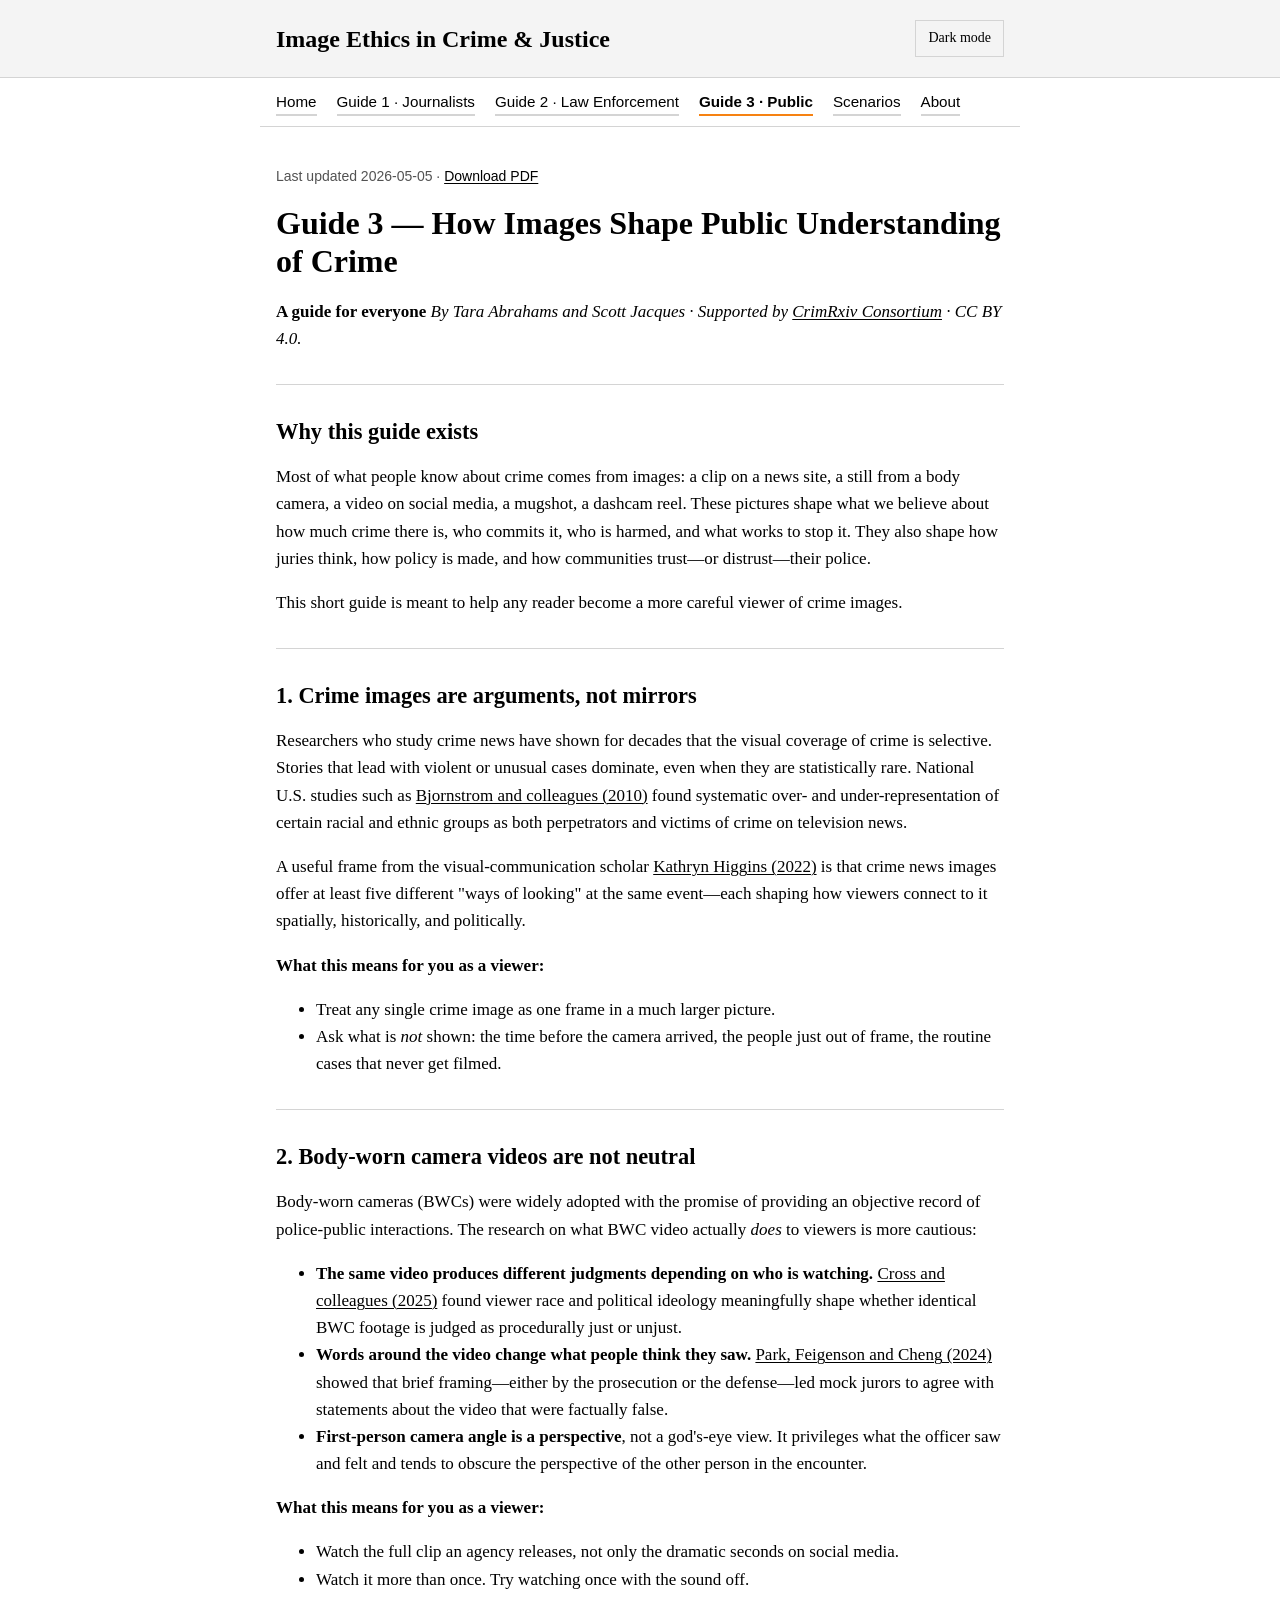
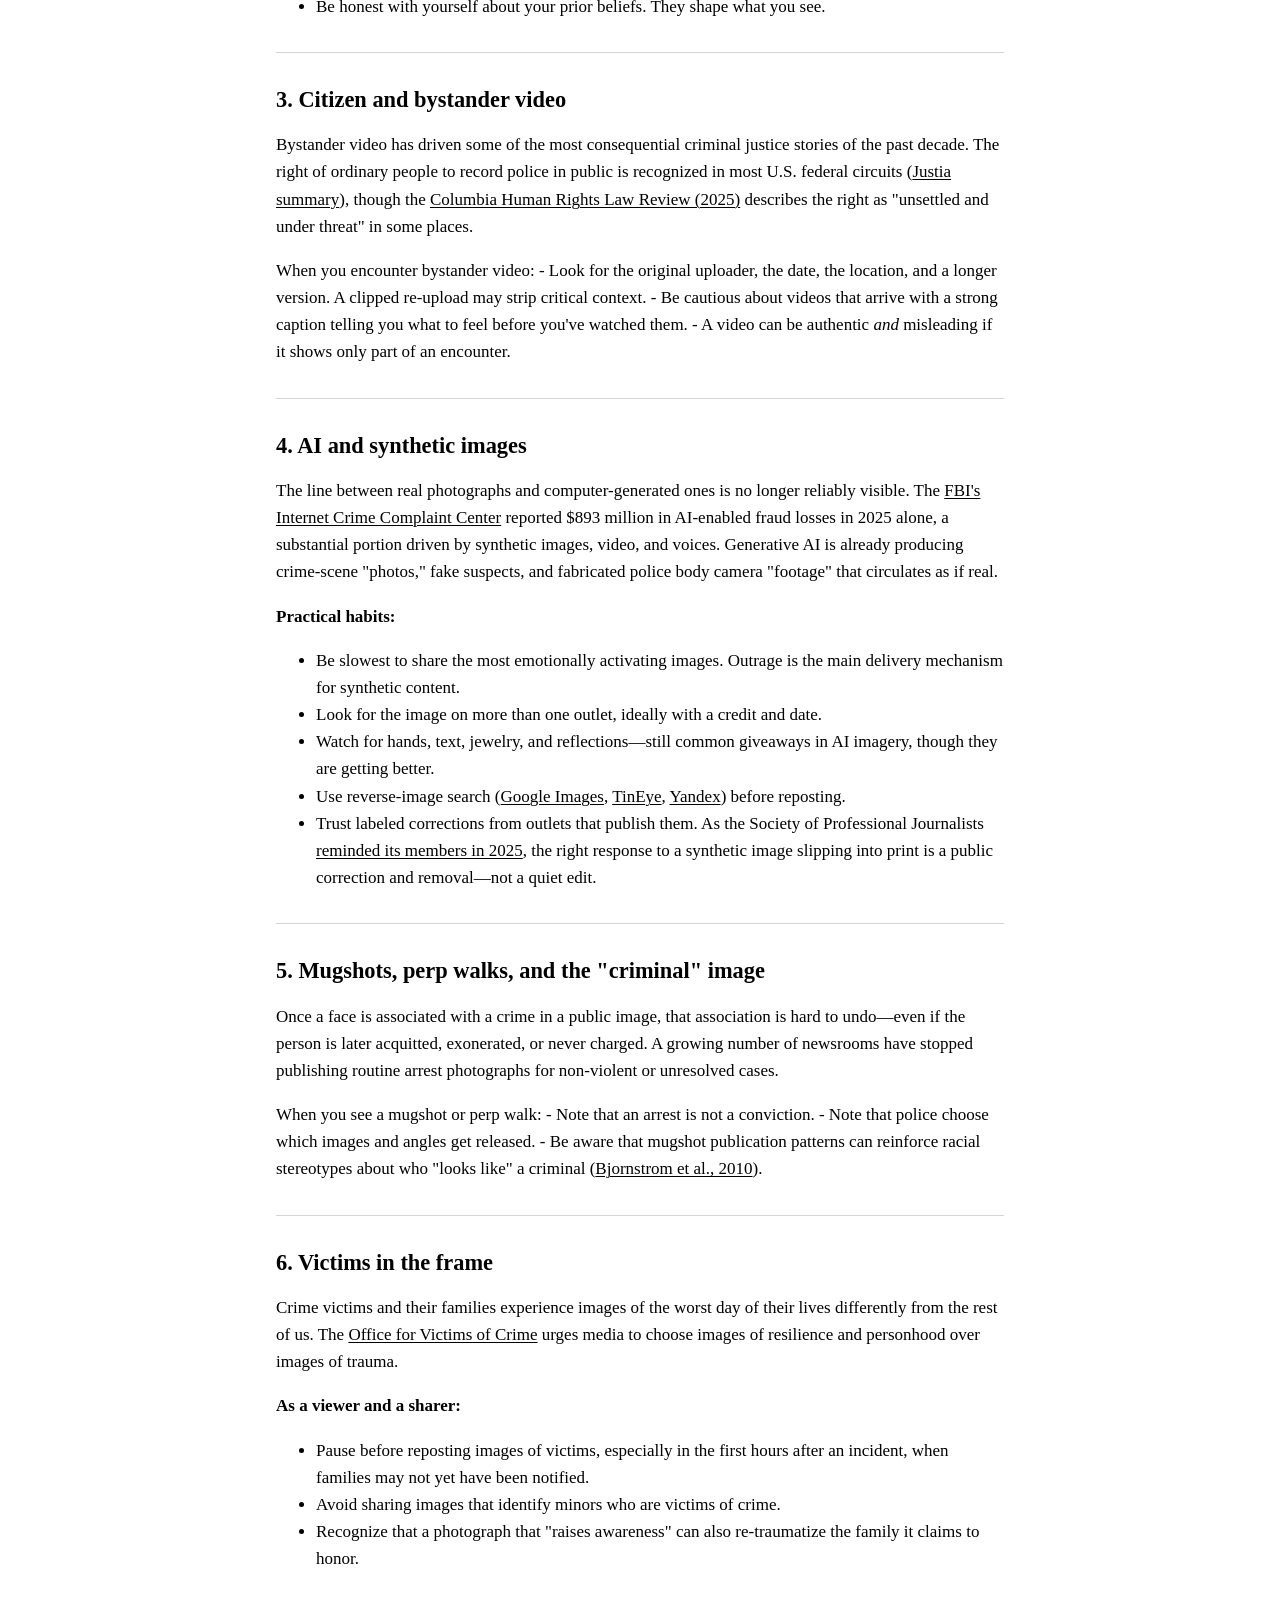
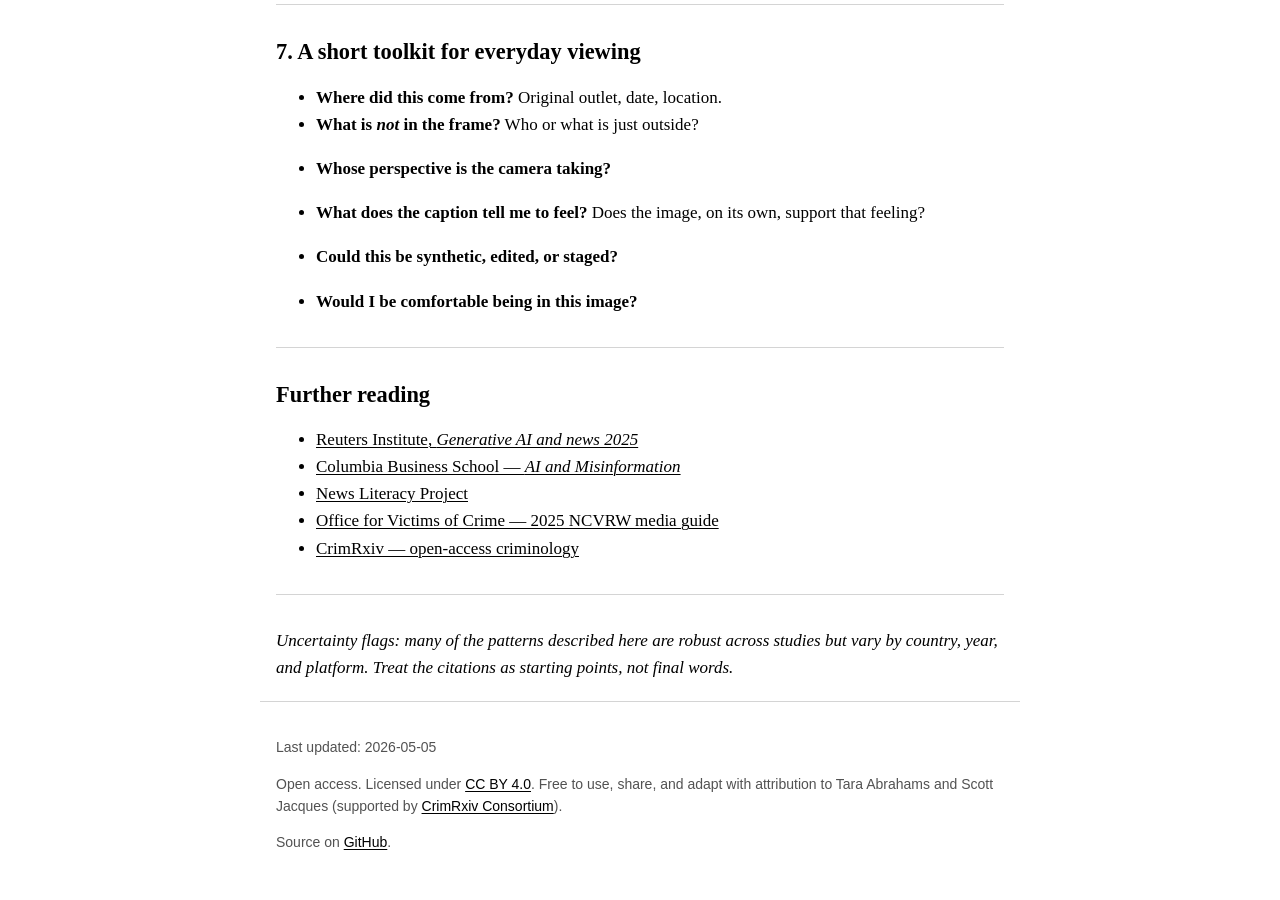
<file: guide-3-public.html>
<!doctype html>
<html lang="en">
<head>
  <meta charset="utf-8">
  <meta name="viewport" content="width=device-width, initial-scale=1">
  <title>Guide 3 — How Images Shape Public Understanding of Crime — Image Ethics in Crime &amp; Justice</title>
  <meta name="description" content="How images shape public understanding of crime — a guide for everyone.">
  <meta name="theme-color" content="#f68212">
  <link rel="stylesheet" href="assets/style.css">
  <script>
  // Apply saved or system theme before paint to avoid a flash.
  (function () {
    try {
      var saved = localStorage.getItem('theme');
      var prefersDark = window.matchMedia && window.matchMedia('(prefers-color-scheme: dark)').matches;
      var theme = saved || (prefersDark ? 'dark' : 'light');
      document.documentElement.setAttribute('data-theme', theme);
    } catch (e) {}
  })();
</script>
</head>
<body>
  <a class="skip-link" href="#main">Skip to main content</a>
  <header class="site" role="banner">
    <div class="inner">
      <h1><a href="index.html">Image Ethics in Crime &amp; Justice</a></h1>
      <button type="button" class="theme-toggle" id="theme-toggle" aria-label="Toggle dark mode" aria-pressed="false">
        <span class="label-light" aria-hidden="true">Dark mode</span>
        <span class="label-dark" aria-hidden="true">Light mode</span>
      </button>
    </div>
  </header>
  <nav class="primary" role="navigation" aria-label="Primary">
    <ul><li><a href="index.html">Home</a></li><li><a href="guide-1-journalists.html">Guide 1 · Journalists</a></li><li><a href="guide-2-law-enforcement.html">Guide 2 · Law Enforcement</a></li><li><a href="guide-3-public.html" aria-current="page">Guide 3 · Public</a></li><li><a href="scenario-pack.html">Scenarios</a></li><li><a href="about.html">About</a></li></ul>
  </nav>
  <main id="main" role="main">
    <article>
      <p class="meta">Last updated 2026-05-05 · <a href="pdfs/guide-3-public.pdf">Download PDF</a></p><h1 id="guide-3-how-images-shape-public-understanding-of-crime">Guide 3 — How Images Shape Public Understanding of Crime</h1>
<p><strong>A guide for everyone</strong>
<em>By Tara Abrahams and Scott Jacques · Supported by <a href="https://www.crimrxiv.com/">CrimRxiv Consortium</a> · CC BY 4.0.</em></p>
<hr />
<h2 id="why-this-guide-exists">Why this guide exists</h2>
<p>Most of what people know about crime comes from images: a clip on a news site, a still from a body camera, a video on social media, a mugshot, a dashcam reel. These pictures shape what we believe about how much crime there is, who commits it, who is harmed, and what works to stop it. They also shape how juries think, how policy is made, and how communities trust—or distrust—their police.</p>
<p>This short guide is meant to help any reader become a more careful viewer of crime images.</p>
<hr />
<h2 id="1-crime-images-are-arguments-not-mirrors">1. Crime images are arguments, not mirrors</h2>
<p>Researchers who study crime news have shown for decades that the visual coverage of crime is selective. Stories that lead with violent or unusual cases dominate, even when they are statistically rare. National U.S. studies such as <a href="https://pmc.ncbi.nlm.nih.gov/articles/PMC2904566/">Bjornstrom and colleagues (2010)</a> found systematic over- and under-representation of certain racial and ethnic groups as both perpetrators and victims of crime on television news.</p>
<p>A useful frame from the visual-communication scholar <a href="https://journals.sagepub.com/doi/10.1177/14703572221102547">Kathryn Higgins (2022)</a> is that crime news images offer at least five different "ways of looking" at the same event—each shaping how viewers connect to it spatially, historically, and politically.</p>
<p><strong>What this means for you as a viewer:</strong></p>
<ul>
<li>Treat any single crime image as one frame in a much larger picture.</li>
<li>Ask what is <em>not</em> shown: the time before the camera arrived, the people just out of frame, the routine cases that never get filmed.</li>
</ul>
<hr />
<h2 id="2-body-worn-camera-videos-are-not-neutral">2. Body-worn camera videos are not neutral</h2>
<p>Body-worn cameras (BWCs) were widely adopted with the promise of providing an objective record of police-public interactions. The research on what BWC video actually <em>does</em> to viewers is more cautious:</p>
<ul>
<li><strong>The same video produces different judgments depending on who is watching.</strong> <a href="https://doi.apa.org/doi/10.1037/lhb0000642">Cross and colleagues (2025)</a> found viewer race and political ideology meaningfully shape whether identical BWC footage is judged as procedurally just or unjust.</li>
<li><strong>Words around the video change what people think they saw.</strong> <a href="https://onlinelibrary.wiley.com/doi/10.1002/acp.70007">Park, Feigenson and Cheng (2024)</a> showed that brief framing—either by the prosecution or the defense—led mock jurors to agree with statements about the video that were factually false.</li>
<li><strong>First-person camera angle is a perspective</strong>, not a god's-eye view. It privileges what the officer saw and felt and tends to obscure the perspective of the other person in the encounter.</li>
</ul>
<p><strong>What this means for you as a viewer:</strong></p>
<ul>
<li>Watch the full clip an agency releases, not only the dramatic seconds on social media.</li>
<li>Watch it more than once. Try watching once with the sound off.</li>
<li>Be honest with yourself about your prior beliefs. They shape what you see.</li>
</ul>
<hr />
<h2 id="3-citizen-and-bystander-video">3. Citizen and bystander video</h2>
<p>Bystander video has driven some of the most consequential criminal justice stories of the past decade. The right of ordinary people to record police in public is recognized in most U.S. federal circuits (<a href="https://www.justia.com/criminal/procedure/right-to-record-police-officers/">Justia summary</a>), though the <a href="https://hrlr.law.columbia.edu/files/2025/09/Rose_Codifying-the-Right-to-Record-Police_55.3.pdf">Columbia Human Rights Law Review (2025)</a> describes the right as "unsettled and under threat" in some places.</p>
<p>When you encounter bystander video:
- Look for the original uploader, the date, the location, and a longer version. A clipped re-upload may strip critical context.
- Be cautious about videos that arrive with a strong caption telling you what to feel before you've watched them.
- A video can be authentic <em>and</em> misleading if it shows only part of an encounter.</p>
<hr />
<h2 id="4-ai-and-synthetic-images">4. AI and synthetic images</h2>
<p>The line between real photographs and computer-generated ones is no longer reliably visible. The <a href="https://www.secureworld.io/industry-news/ai-enabled-fraud-topped-893m-fbi">FBI's Internet Crime Complaint Center</a> reported $893 million in AI-enabled fraud losses in 2025 alone, a substantial portion driven by synthetic images, video, and voices. Generative AI is already producing crime-scene "photos," fake suspects, and fabricated police body camera "footage" that circulates as if real.</p>
<p><strong>Practical habits:</strong></p>
<ul>
<li>Be slowest to share the most emotionally activating images. Outrage is the main delivery mechanism for synthetic content.</li>
<li>Look for the image on more than one outlet, ideally with a credit and date.</li>
<li>Watch for hands, text, jewelry, and reflections—still common giveaways in AI imagery, though they are getting better.</li>
<li>Use reverse-image search (<a href="https://images.google.com/">Google Images</a>, <a href="https://tineye.com/">TinEye</a>, <a href="https://yandex.com/images/">Yandex</a>) before reposting.</li>
<li>Trust labeled corrections from outlets that publish them. As the Society of Professional Journalists <a href="https://thespjnews.org/2025/10/17/truth-and-empathy-guide-photojournalism-ethics/">reminded its members in 2025</a>, the right response to a synthetic image slipping into print is a public correction and removal—not a quiet edit.</li>
</ul>
<hr />
<h2 id="5-mugshots-perp-walks-and-the-criminal-image">5. Mugshots, perp walks, and the "criminal" image</h2>
<p>Once a face is associated with a crime in a public image, that association is hard to undo—even if the person is later acquitted, exonerated, or never charged. A growing number of newsrooms have stopped publishing routine arrest photographs for non-violent or unresolved cases.</p>
<p>When you see a mugshot or perp walk:
- Note that an arrest is not a conviction.
- Note that police choose which images and angles get released.
- Be aware that mugshot publication patterns can reinforce racial stereotypes about who "looks like" a criminal (<a href="https://pmc.ncbi.nlm.nih.gov/articles/PMC2904566/">Bjornstrom et al., 2010</a>).</p>
<hr />
<h2 id="6-victims-in-the-frame">6. Victims in the frame</h2>
<p>Crime victims and their families experience images of the worst day of their lives differently from the rest of us. The <a href="https://ovc.ojp.gov/ncvrw2025/working-with-media/advocating-with-news-media">Office for Victims of Crime</a> urges media to choose images of resilience and personhood over images of trauma.</p>
<p><strong>As a viewer and a sharer:</strong></p>
<ul>
<li>Pause before reposting images of victims, especially in the first hours after an incident, when families may not yet have been notified.</li>
<li>Avoid sharing images that identify minors who are victims of crime.</li>
<li>Recognize that a photograph that "raises awareness" can also re-traumatize the family it claims to honor.</li>
</ul>
<hr />
<h2 id="7-a-short-toolkit-for-everyday-viewing">7. A short toolkit for everyday viewing</h2>
<ul>
<li><strong>Where did this come from?</strong> Original outlet, date, location.</li>
<li><strong>What is <em>not</em> in the frame?</strong> Who or what is just outside?</li>
<li>
<p><strong>Whose perspective is the camera taking?</strong></p>
</li>
<li>
<p><strong>What does the caption tell me to feel?</strong> Does the image, on its own, support that feeling?</p>
</li>
<li>
<p><strong>Could this be synthetic, edited, or staged?</strong></p>
</li>
<li>
<p><strong>Would I be comfortable being in this image?</strong></p>
</li>
</ul>
<hr />
<h2 id="further-reading">Further reading</h2>
<ul>
<li><a href="https://reutersinstitute.politics.ox.ac.uk/generative-ai-and-news-report-2025-how-people-think-about-ais-role-journalism-and-society">Reuters Institute, <em>Generative AI and news 2025</em></a></li>
<li><a href="https://business.columbia.edu/insights/magazine/ai-and-misinformation-how-combat-false-content-2025">Columbia Business School — <em>AI and Misinformation</em></a></li>
<li><a href="https://newslit.org/">News Literacy Project</a></li>
<li><a href="https://ovc.ojp.gov/ncvrw2025/working-with-media/advocating-with-news-media">Office for Victims of Crime — 2025 NCVRW media guide</a></li>
<li><a href="https://www.crimrxiv.com/">CrimRxiv — open-access criminology</a></li>
</ul>
<hr />
<p><em>Uncertainty flags: many of the patterns described here are robust across studies but vary by country, year, and platform. Treat the citations as starting points, not final words.</em></p>
    </article>
  </main>
  <footer class="site" role="contentinfo">
    <p>Last updated: <time datetime="2026-05-05">2026-05-05</time></p>
    <p>Open access. Licensed under
       <a href="https://creativecommons.org/licenses/by/4.0/" rel="license">CC BY 4.0</a>.
       Free to use, share, and adapt with attribution to Tara Abrahams and Scott Jacques
       (supported by <a href="https://www.crimrxiv.com/">CrimRxiv Consortium</a>).</p>
    <p>Source on
       <a href="https://github.com/crimconsortium/image-ethics">GitHub</a>.</p>
  </footer>
  <script>
  (function () {
    var btn = document.getElementById('theme-toggle');
    if (!btn) return;
    var root = document.documentElement;
    function sync() {
      var t = root.getAttribute('data-theme') === 'dark' ? 'dark' : 'light';
      btn.setAttribute('aria-pressed', t === 'dark' ? 'true' : 'false');
    }
    sync();
    btn.addEventListener('click', function () {
      var next = root.getAttribute('data-theme') === 'dark' ? 'light' : 'dark';
      root.setAttribute('data-theme', next);
      try { localStorage.setItem('theme', next); } catch (e) {}
      sync();
    });
  })();
</script>
</body>
</html>
</file>
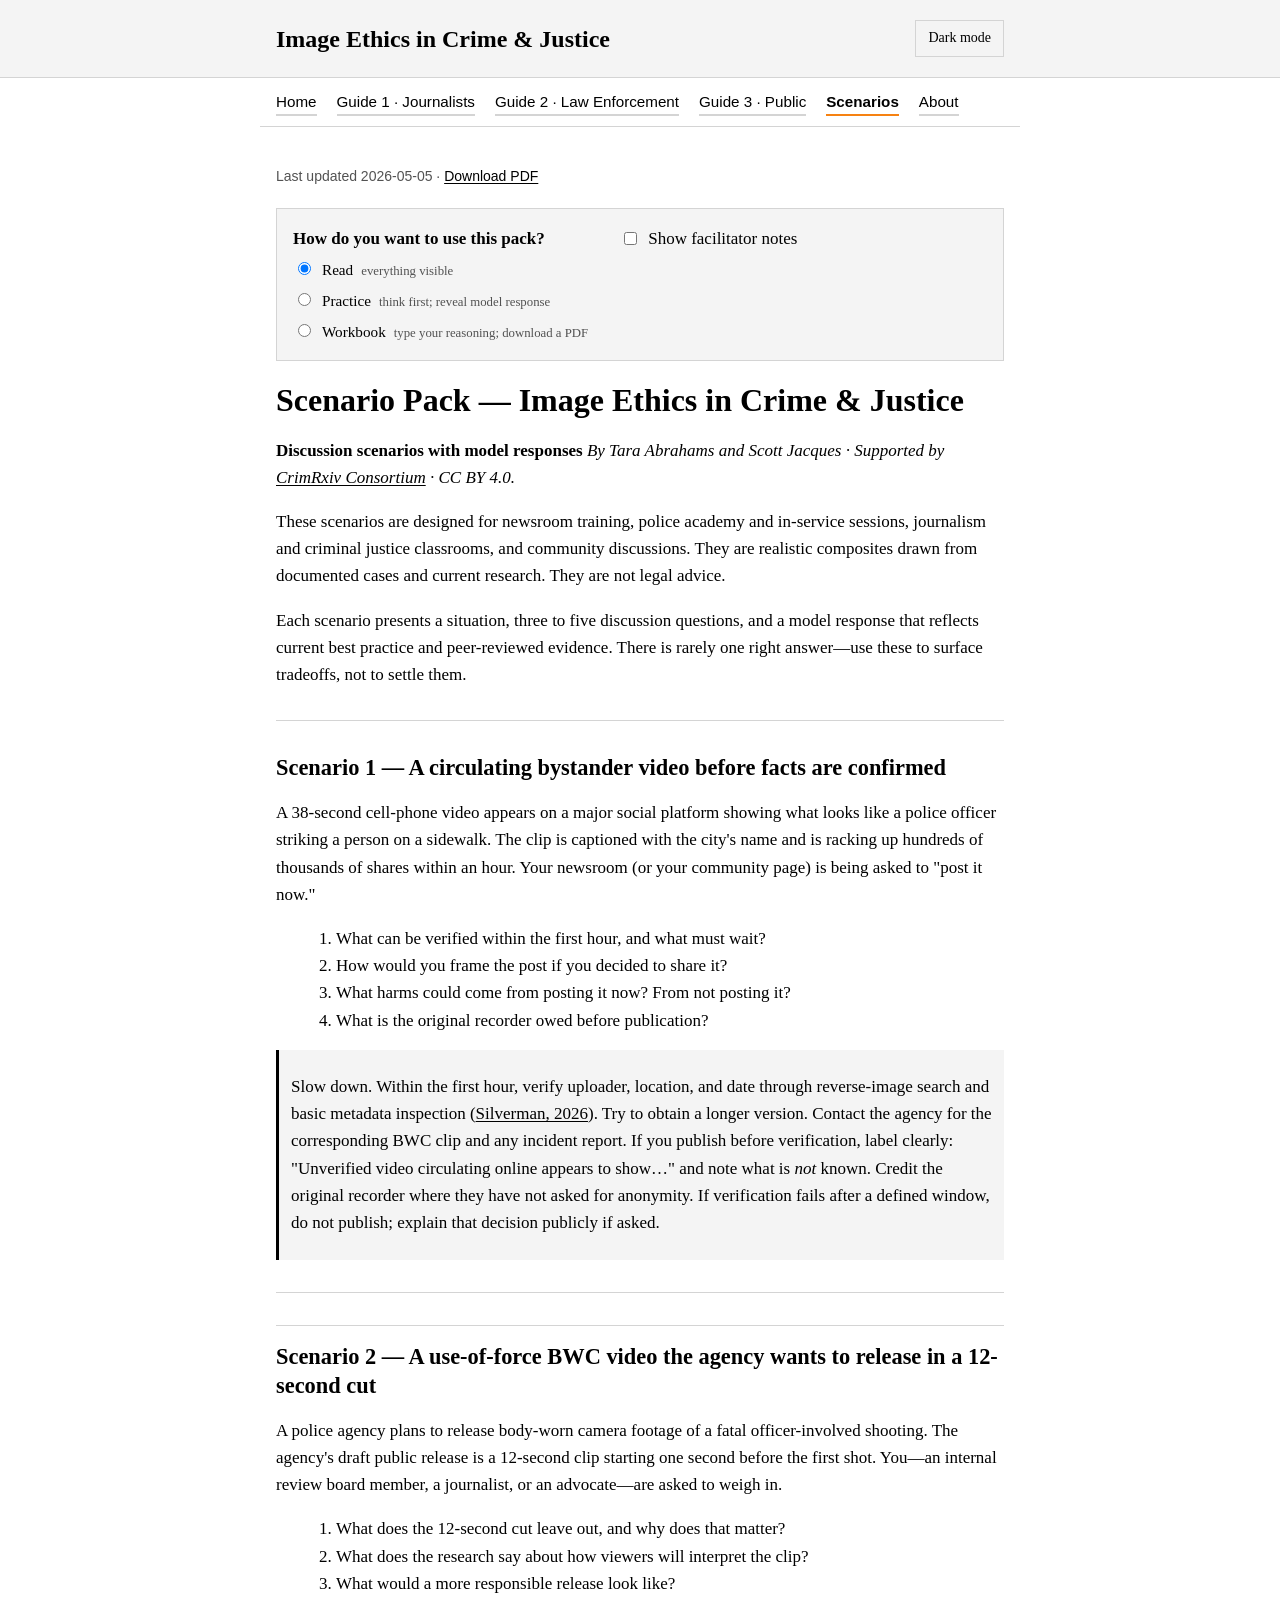
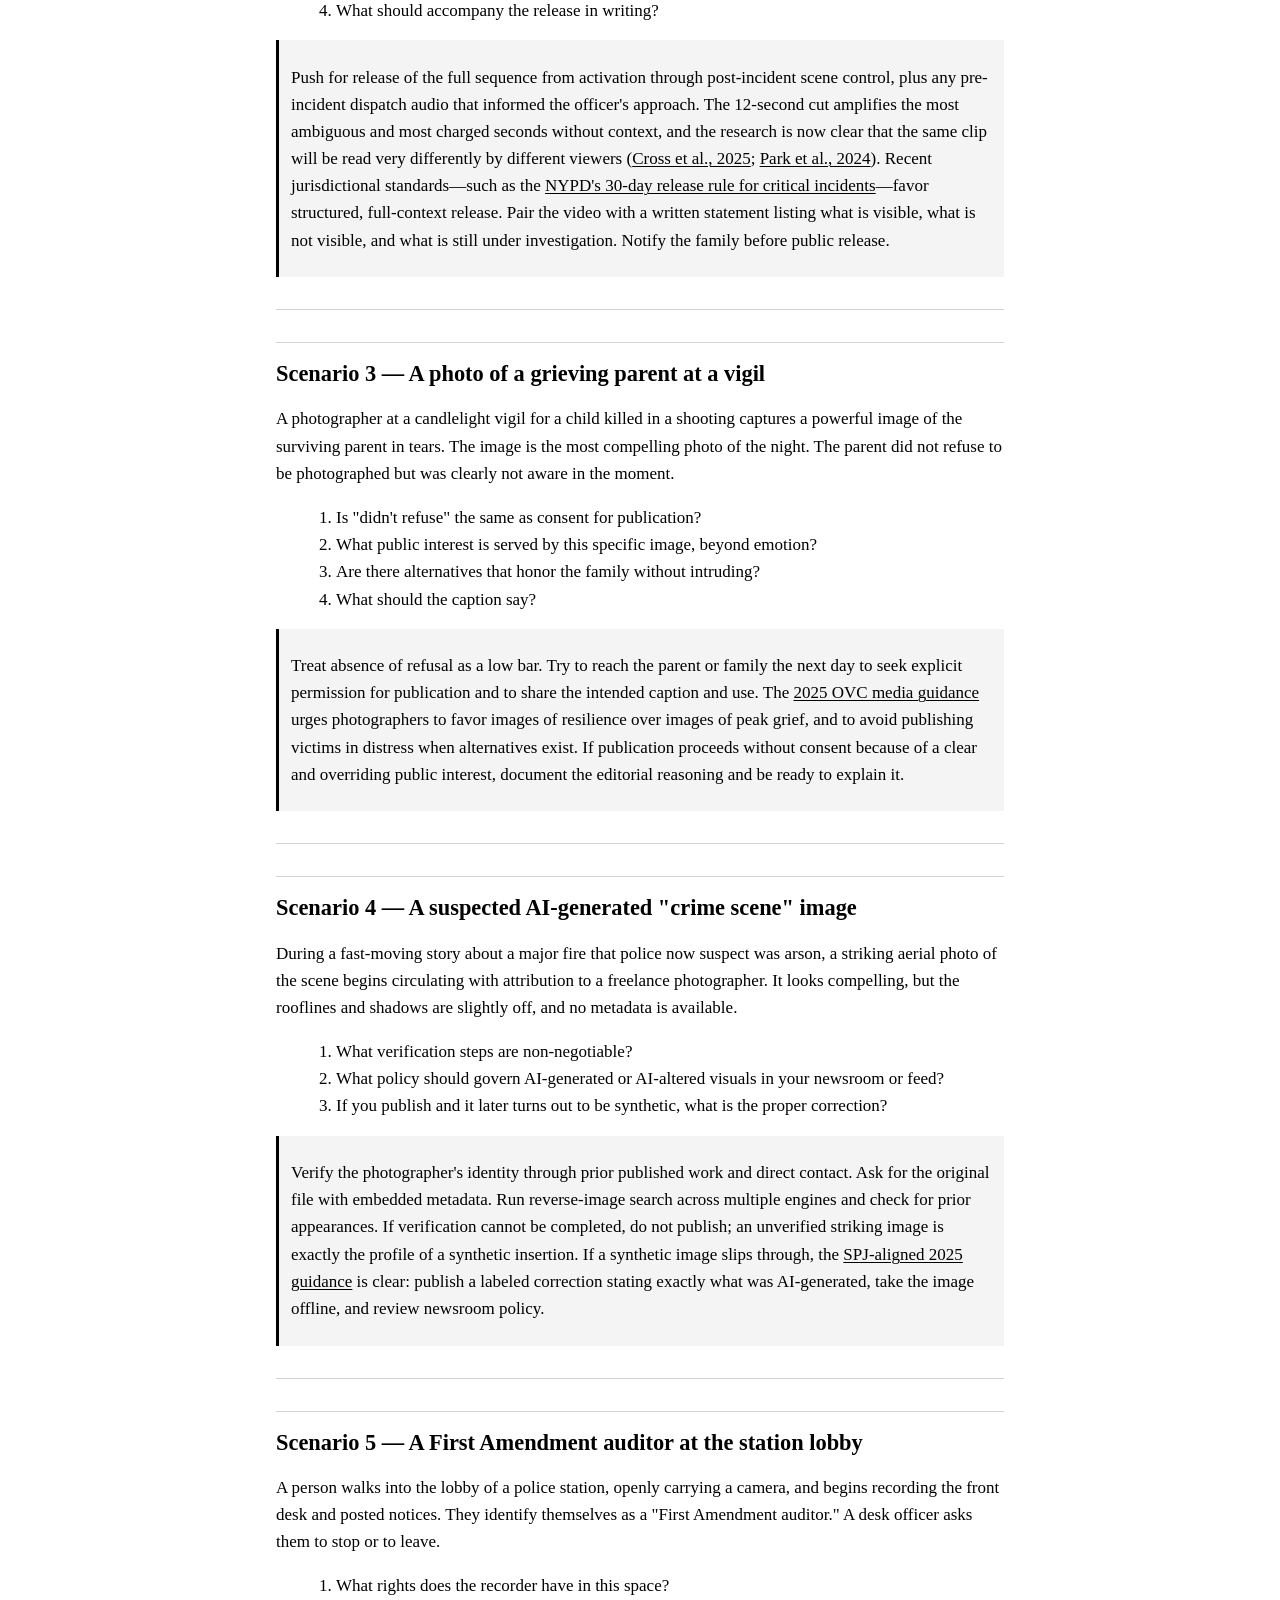
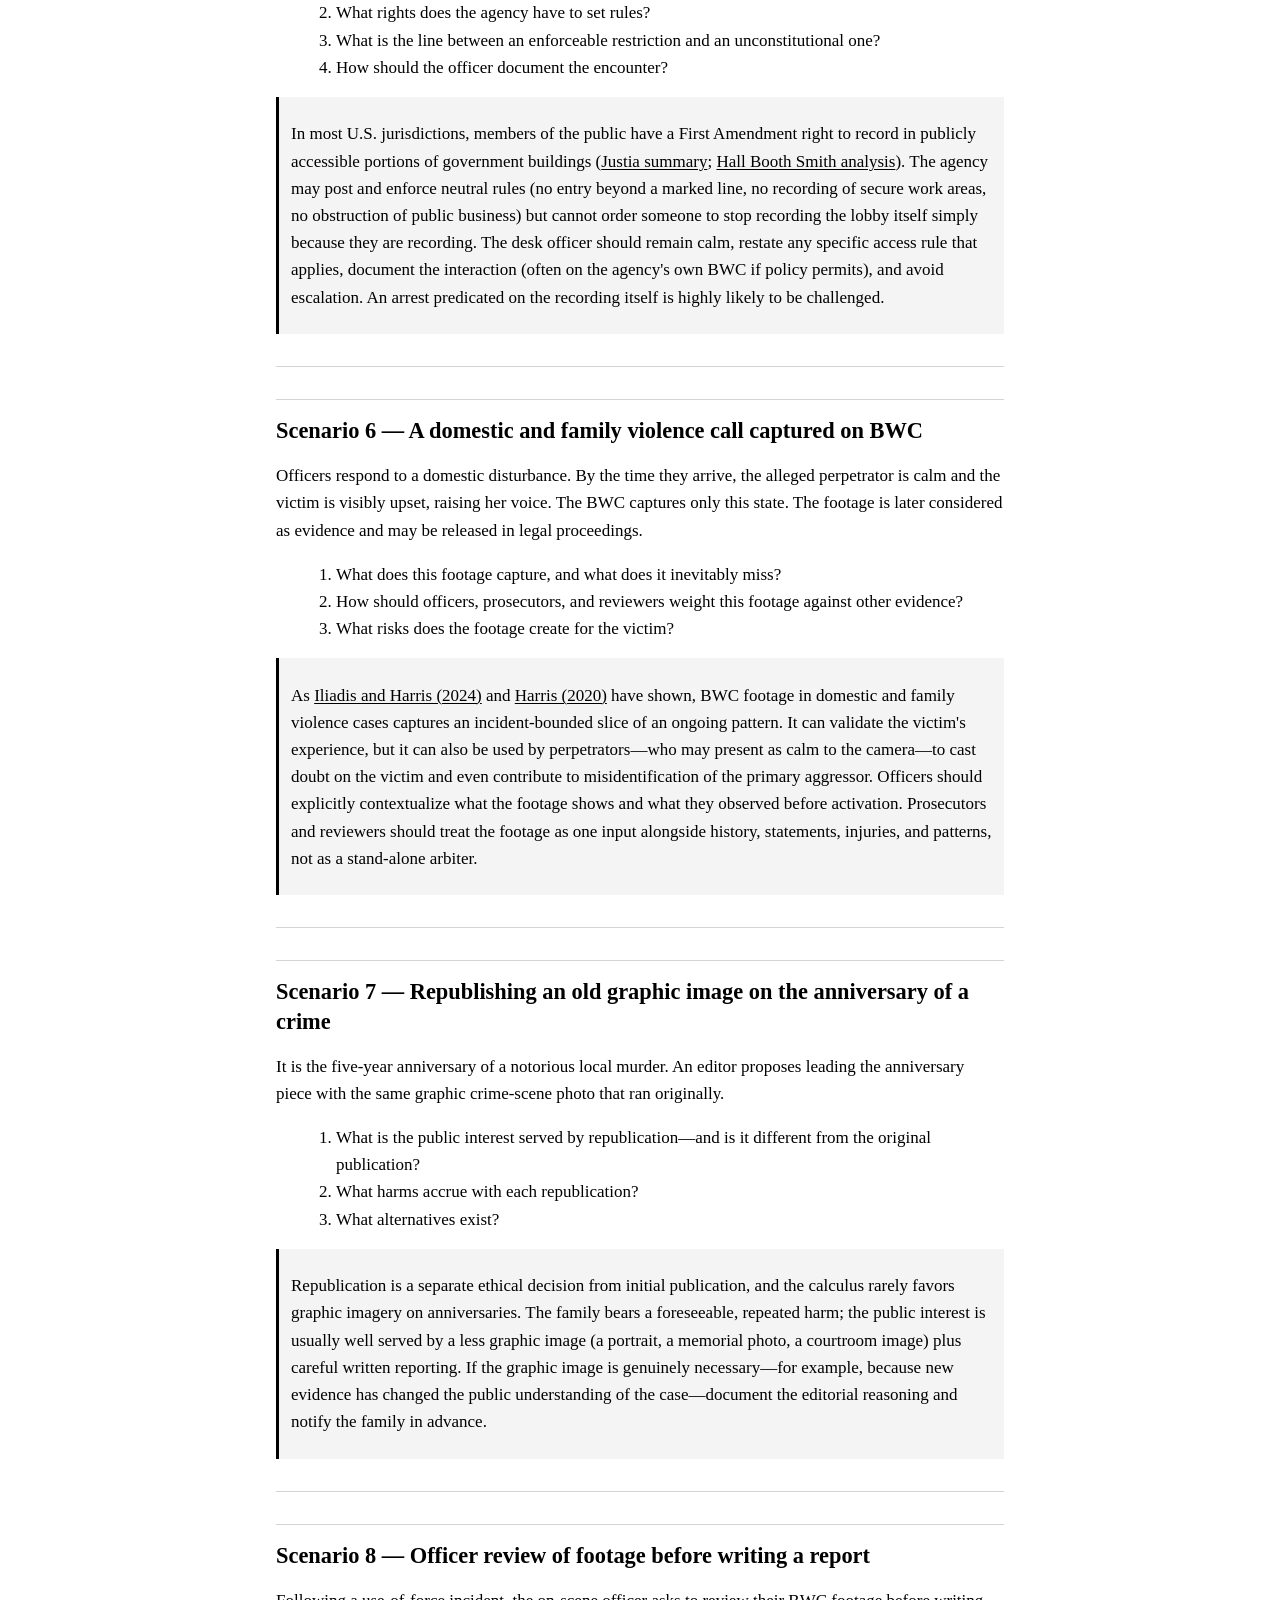
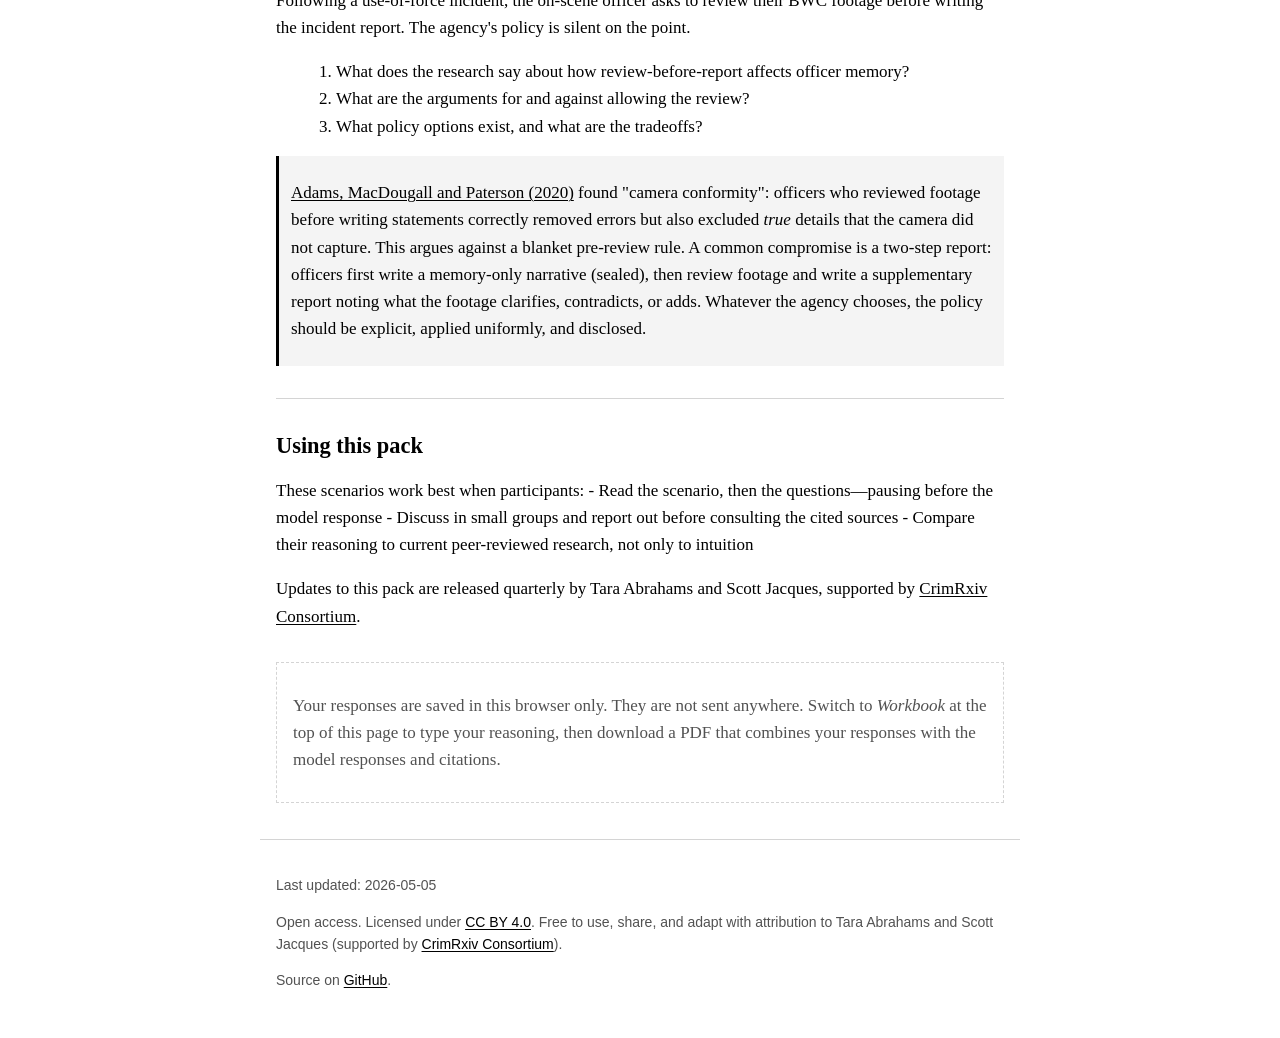
<file: scenario-pack.html>
<!doctype html>
<html lang="en">
<head>
  <meta charset="utf-8">
  <meta name="viewport" content="width=device-width, initial-scale=1">
  <title>Scenario Pack — Image Ethics in Crime &amp;amp; Justice — Image Ethics in Crime &amp; Justice</title>
  <meta name="description" content="Discussion scenarios for newsrooms, agencies, and classrooms.">
  <meta name="theme-color" content="#f68212">
  <link rel="stylesheet" href="assets/style.css">
  <script>
  // Apply saved or system theme before paint to avoid a flash.
  (function () {
    try {
      var saved = localStorage.getItem('theme');
      var prefersDark = window.matchMedia && window.matchMedia('(prefers-color-scheme: dark)').matches;
      var theme = saved || (prefersDark ? 'dark' : 'light');
      document.documentElement.setAttribute('data-theme', theme);
    } catch (e) {}
  })();
</script>
</head>
<body>
  <a class="skip-link" href="#main">Skip to main content</a>
  <header class="site" role="banner">
    <div class="inner">
      <h1><a href="index.html">Image Ethics in Crime &amp; Justice</a></h1>
      <button type="button" class="theme-toggle" id="theme-toggle" aria-label="Toggle dark mode" aria-pressed="false">
        <span class="label-light" aria-hidden="true">Dark mode</span>
        <span class="label-dark" aria-hidden="true">Light mode</span>
      </button>
    </div>
  </header>
  <nav class="primary" role="navigation" aria-label="Primary">
    <ul><li><a href="index.html">Home</a></li><li><a href="guide-1-journalists.html">Guide 1 · Journalists</a></li><li><a href="guide-2-law-enforcement.html">Guide 2 · Law Enforcement</a></li><li><a href="guide-3-public.html">Guide 3 · Public</a></li><li><a href="scenario-pack.html" aria-current="page">Scenarios</a></li><li><a href="about.html">About</a></li></ul>
  </nav>
  <main id="main" role="main">
    <article>
      <p class="meta">Last updated 2026-05-05 · <a href="pdfs/scenario-pack.pdf">Download PDF</a></p><aside class="scenario-toolbar" aria-label="Scenario pack mode">
  <div class="scenario-toolbar-inner">
    <fieldset class="mode-group">
      <legend>How do you want to use this pack?</legend>
      <label><input type="radio" name="scenario-mode" value="read" checked> <span>Read</span> <small>everything visible</small></label>
      <label><input type="radio" name="scenario-mode" value="practice"> <span>Practice</span> <small>think first; reveal model response</small></label>
      <label><input type="radio" name="scenario-mode" value="workbook"> <span>Workbook</span> <small>type your reasoning; download a PDF</small></label>
    </fieldset>
    <div class="toggle-group">
      <label><input type="checkbox" id="facilitator-toggle"> Show facilitator notes</label>
    </div>
    <div class="workbook-actions" hidden>
      <button type="button" id="download-workbook" class="btn-primary">Download my workbook (PDF)</button>
      <button type="button" id="reset-workbook" class="btn-secondary">Reset all responses</button>
    </div>
  </div>
</aside><h1 id="scenario-pack-image-ethics-in-crime-justice">Scenario Pack — Image Ethics in Crime &amp; Justice</h1>
<p><strong>Discussion scenarios with model responses</strong>
<em>By Tara Abrahams and Scott Jacques · Supported by <a href="https://www.crimrxiv.com/">CrimRxiv Consortium</a> · CC BY 4.0.</em></p>
<p>These scenarios are designed for newsroom training, police academy and in-service sessions, journalism and criminal justice classrooms, and community discussions. They are realistic composites drawn from documented cases and current research. They are not legal advice.</p>
<p>Each scenario presents a situation, three to five discussion questions, and a model response that reflects current best practice and peer-reviewed evidence. There is rarely one right answer—use these to surface tradeoffs, not to settle them.</p>
<hr/><section class="scenario" data-scenario="1">
<h2 id="scenario-1-a-circulating-bystander-video-before-facts-are-confirmed">Scenario 1 — A circulating bystander video before facts are confirmed</h2>
<div class="scenario-situation"><p>A 38-second cell-phone video appears on a major social platform showing what looks like a police officer striking a person on a sidewalk. The clip is captioned with the city's name and is racking up hundreds of thousands of shares within an hour. Your newsroom (or your community page) is being asked to "post it now."</p></div>
<div class="scenario-questions"><ol>
<li>What can be verified within the first hour, and what must wait?</li>
<li>How would you frame the post if you decided to share it?</li>
<li>What harms could come from posting it now? From not posting it?</li>
<li>What is the original recorder owed before publication?</li>
</ol><div class="scenario-workbook"><label for="workbook-1">Your response (saved to this browser only)</label><textarea id="workbook-1" data-scenario-id="1" rows="6" placeholder="Write your reasoning before revealing the model response..."></textarea></div></div>
<details class="scenario-response"><summary>Show model response</summary><div class="scenario-response-body"><p>Slow down. Within the first hour, verify uploader, location, and date through reverse-image search and basic metadata inspection (<a href="https://www.youtube.com/watch?v=NfHEe39AMn4">Silverman, 2026</a>). Try to obtain a longer version. Contact the agency for the corresponding BWC clip and any incident report. If you publish before verification, label clearly: "Unverified video circulating online appears to show…" and note what is <em>not</em> known. Credit the original recorder where they have not asked for anonymity. If verification fails after a defined window, do not publish; explain that decision publicly if asked.</p></div></details>
<details class="scenario-facilitator"><summary>Facilitator notes</summary><div class="scenario-facilitator-body"><p>Common misstep: participants frame this as "post or don't post" rather than "post when, with what framing, and after what verification." Push the group to articulate their verification floor in minutes, not in checkboxes. A useful counter-prompt: "What does your audience lose if you wait two hours?"</p></div></details>
</section><hr/><section class="scenario" data-scenario="2">
<h2 id="scenario-2-a-use-of-force-bwc-video-the-agency-wants-to-release-in-a-12-second-cut">Scenario 2 — A use-of-force BWC video the agency wants to release in a 12-second cut</h2>
<div class="scenario-situation"><p>A police agency plans to release body-worn camera footage of a fatal officer-involved shooting. The agency's draft public release is a 12-second clip starting one second before the first shot. You—an internal review board member, a journalist, or an advocate—are asked to weigh in.</p></div>
<div class="scenario-questions"><ol>
<li>What does the 12-second cut leave out, and why does that matter?</li>
<li>What does the research say about how viewers will interpret the clip?</li>
<li>What would a more responsible release look like?</li>
<li>What should accompany the release in writing?</li>
</ol><div class="scenario-workbook"><label for="workbook-2">Your response (saved to this browser only)</label><textarea id="workbook-2" data-scenario-id="2" rows="6" placeholder="Write your reasoning before revealing the model response..."></textarea></div></div>
<details class="scenario-response"><summary>Show model response</summary><div class="scenario-response-body"><p>Push for release of the full sequence from activation through post-incident scene control, plus any pre-incident dispatch audio that informed the officer's approach. The 12-second cut amplifies the most ambiguous and most charged seconds without context, and the research is now clear that the same clip will be read very differently by different viewers (<a href="https://doi.apa.org/doi/10.1037/lhb0000642">Cross et al., 2025</a>; <a href="https://onlinelibrary.wiley.com/doi/10.1002/acp.70007">Park et al., 2024</a>). Recent jurisdictional standards—such as the <a href="https://www.police1.com/law-enforcement-policies/nypd-tightens-bodycam-policy-to-30-day-release-of-most-critical-incident-videos">NYPD's 30-day release rule for critical incidents</a>—favor structured, full-context release. Pair the video with a written statement listing what is visible, what is not visible, and what is still under investigation. Notify the family before public release.</p></div></details>
<details class="scenario-facilitator"><summary>Facilitator notes</summary><div class="scenario-facilitator-body"><p>Many participants will defend the 12-second cut as "transparency." Ask them to define what transparency means here—whether it is showing the public the moment of force, or showing the public enough context to evaluate it. The Cross et al. and Park et al. findings are the strongest leverage point: identical footage produces divergent interpretations, and short cuts widen that divergence.</p></div></details>
</section><hr/><section class="scenario" data-scenario="3">
<h2 id="scenario-3-a-photo-of-a-grieving-parent-at-a-vigil">Scenario 3 — A photo of a grieving parent at a vigil</h2>
<div class="scenario-situation"><p>A photographer at a candlelight vigil for a child killed in a shooting captures a powerful image of the surviving parent in tears. The image is the most compelling photo of the night. The parent did not refuse to be photographed but was clearly not aware in the moment.</p></div>
<div class="scenario-questions"><ol>
<li>Is "didn't refuse" the same as consent for publication?</li>
<li>What public interest is served by this specific image, beyond emotion?</li>
<li>Are there alternatives that honor the family without intruding?</li>
<li>What should the caption say?</li>
</ol><div class="scenario-workbook"><label for="workbook-3">Your response (saved to this browser only)</label><textarea id="workbook-3" data-scenario-id="3" rows="6" placeholder="Write your reasoning before revealing the model response..."></textarea></div></div>
<details class="scenario-response"><summary>Show model response</summary><div class="scenario-response-body"><p>Treat absence of refusal as a low bar. Try to reach the parent or family the next day to seek explicit permission for publication and to share the intended caption and use. The <a href="https://ovc.ojp.gov/ncvrw2025/working-with-media/advocating-with-news-media">2025 OVC media guidance</a> urges photographers to favor images of resilience over images of peak grief, and to avoid publishing victims in distress when alternatives exist. If publication proceeds without consent because of a clear and overriding public interest, document the editorial reasoning and be ready to explain it.</p></div></details>
<details class="scenario-facilitator"><summary>Facilitator notes</summary><div class="scenario-facilitator-body"><p>This scenario tends to surface a generational split: younger participants may treat consent as binary while veteran photojournalists may invoke "public space, public photography." Both framings miss the point that publication and capture are separate decisions. Use the OVC guidance to refocus the group on the difference.</p></div></details>
</section><hr/><section class="scenario" data-scenario="4">
<h2 id="scenario-4-a-suspected-ai-generated-crime-scene-image">Scenario 4 — A suspected AI-generated "crime scene" image</h2>
<div class="scenario-situation"><p>During a fast-moving story about a major fire that police now suspect was arson, a striking aerial photo of the scene begins circulating with attribution to a freelance photographer. It looks compelling, but the rooflines and shadows are slightly off, and no metadata is available.</p></div>
<div class="scenario-questions"><ol>
<li>What verification steps are non-negotiable?</li>
<li>What policy should govern AI-generated or AI-altered visuals in your newsroom or feed?</li>
<li>If you publish and it later turns out to be synthetic, what is the proper correction?</li>
</ol><div class="scenario-workbook"><label for="workbook-4">Your response (saved to this browser only)</label><textarea id="workbook-4" data-scenario-id="4" rows="6" placeholder="Write your reasoning before revealing the model response..."></textarea></div></div>
<details class="scenario-response"><summary>Show model response</summary><div class="scenario-response-body"><p>Verify the photographer's identity through prior published work and direct contact. Ask for the original file with embedded metadata. Run reverse-image search across multiple engines and check for prior appearances. If verification cannot be completed, do not publish; an unverified striking image is exactly the profile of a synthetic insertion. If a synthetic image slips through, the <a href="https://thespjnews.org/2025/10/17/truth-and-empathy-guide-photojournalism-ethics/">SPJ-aligned 2025 guidance</a> is clear: publish a labeled correction stating exactly what was AI-generated, take the image offline, and review newsroom policy.</p></div></details>
<details class="scenario-facilitator"><summary>Facilitator notes</summary><div class="scenario-facilitator-body"><p>A productive prompt: "What would your newsroom's correction look like in plain language?" Drafting the correction in advance often surfaces policy gaps. Note that AI-generated content does not always require a striking image—often a clear, plainly-credited file photo is the better choice when verification stalls.</p></div></details>
</section><hr/><section class="scenario" data-scenario="5">
<h2 id="scenario-5-a-first-amendment-auditor-at-the-station-lobby">Scenario 5 — A First Amendment auditor at the station lobby</h2>
<div class="scenario-situation"><p>A person walks into the lobby of a police station, openly carrying a camera, and begins recording the front desk and posted notices. They identify themselves as a "First Amendment auditor." A desk officer asks them to stop or to leave.</p></div>
<div class="scenario-questions"><ol>
<li>What rights does the recorder have in this space?</li>
<li>What rights does the agency have to set rules?</li>
<li>What is the line between an enforceable restriction and an unconstitutional one?</li>
<li>How should the officer document the encounter?</li>
</ol><div class="scenario-workbook"><label for="workbook-5">Your response (saved to this browser only)</label><textarea id="workbook-5" data-scenario-id="5" rows="6" placeholder="Write your reasoning before revealing the model response..."></textarea></div></div>
<details class="scenario-response"><summary>Show model response</summary><div class="scenario-response-body"><p>In most U.S. jurisdictions, members of the public have a First Amendment right to record in publicly accessible portions of government buildings (<a href="https://www.justia.com/criminal/procedure/right-to-record-police-officers/">Justia summary</a>; <a href="https://hallboothsmith.com/citizen-video-audits-know-their-rights-and-yours/">Hall Booth Smith analysis</a>). The agency may post and enforce neutral rules (no entry beyond a marked line, no recording of secure work areas, no obstruction of public business) but cannot order someone to stop recording the lobby itself simply because they are recording. The desk officer should remain calm, restate any specific access rule that applies, document the interaction (often on the agency's own BWC if policy permits), and avoid escalation. An arrest predicated on the recording itself is highly likely to be challenged.</p></div></details>
<details class="scenario-facilitator"><summary>Facilitator notes</summary><div class="scenario-facilitator-body"><p>Police-side participants often frame auditors as adversarial. Acknowledge this candidly, then redirect to the operational question: how does the agency train desk staff to remain calm, articulate the rule that applies, and document the encounter without escalating? A practical exercise is to script the first 30 seconds of the desk officer's response.</p></div></details>
</section><hr/><section class="scenario" data-scenario="6">
<h2 id="scenario-6-a-domestic-and-family-violence-call-captured-on-bwc">Scenario 6 — A domestic and family violence call captured on BWC</h2>
<div class="scenario-situation"><p>Officers respond to a domestic disturbance. By the time they arrive, the alleged perpetrator is calm and the victim is visibly upset, raising her voice. The BWC captures only this state. The footage is later considered as evidence and may be released in legal proceedings.</p></div>
<div class="scenario-questions"><ol>
<li>What does this footage capture, and what does it inevitably miss?</li>
<li>How should officers, prosecutors, and reviewers weight this footage against other evidence?</li>
<li>What risks does the footage create for the victim?</li>
</ol><div class="scenario-workbook"><label for="workbook-6">Your response (saved to this browser only)</label><textarea id="workbook-6" data-scenario-id="6" rows="6" placeholder="Write your reasoning before revealing the model response..."></textarea></div></div>
<details class="scenario-response"><summary>Show model response</summary><div class="scenario-response-body"><p>As <a href="https://www.aic.gov.au/crg/reports/crg-3520-21">Iliadis and Harris (2024)</a> and <a href="https://www.tandfonline.com/doi/full/10.1080/10345329.2020.1831730">Harris (2020)</a> have shown, BWC footage in domestic and family violence cases captures an incident-bounded slice of an ongoing pattern. It can validate the victim's experience, but it can also be used by perpetrators—who may present as calm to the camera—to cast doubt on the victim and even contribute to misidentification of the primary aggressor. Officers should explicitly contextualize what the footage shows and what they observed before activation. Prosecutors and reviewers should treat the footage as one input alongside history, statements, injuries, and patterns, not as a stand-alone arbiter.</p></div></details>
<details class="scenario-facilitator"><summary>Facilitator notes</summary><div class="scenario-facilitator-body"><p>This scenario lands hardest with participants who have over-trusted footage in past cases. Iliadis and Harris are useful precisely because they show that misidentification of the primary aggressor is a <em>documented</em> failure mode, not a theoretical concern. Ask the group to articulate how their workflow would change if footage alone were treated as insufficient.</p></div></details>
</section><hr/><section class="scenario" data-scenario="7">
<h2 id="scenario-7-republishing-an-old-graphic-image-on-the-anniversary-of-a-crime">Scenario 7 — Republishing an old graphic image on the anniversary of a crime</h2>
<div class="scenario-situation"><p>It is the five-year anniversary of a notorious local murder. An editor proposes leading the anniversary piece with the same graphic crime-scene photo that ran originally.</p></div>
<div class="scenario-questions"><ol>
<li>What is the public interest served by republication—and is it different from the original publication?</li>
<li>What harms accrue with each republication?</li>
<li>What alternatives exist?</li>
</ol><div class="scenario-workbook"><label for="workbook-7">Your response (saved to this browser only)</label><textarea id="workbook-7" data-scenario-id="7" rows="6" placeholder="Write your reasoning before revealing the model response..."></textarea></div></div>
<details class="scenario-response"><summary>Show model response</summary><div class="scenario-response-body"><p>Republication is a separate ethical decision from initial publication, and the calculus rarely favors graphic imagery on anniversaries. The family bears a foreseeable, repeated harm; the public interest is usually well served by a less graphic image (a portrait, a memorial photo, a courtroom image) plus careful written reporting. If the graphic image is genuinely necessary—for example, because new evidence has changed the public understanding of the case—document the editorial reasoning and notify the family in advance.</p></div></details>
<details class="scenario-facilitator"><summary>Facilitator notes</summary><div class="scenario-facilitator-body"><p>This is a good scenario for surfacing newsroom power dynamics: photo editors, reporters, and public-safety editors often disagree, and the disagreement is healthy. A useful prompt: "Who in your newsroom owns the republication call, and who is consulted?"</p></div></details>
</section><hr/><section class="scenario" data-scenario="8">
<h2 id="scenario-8-officer-review-of-footage-before-writing-a-report">Scenario 8 — Officer review of footage before writing a report</h2>
<div class="scenario-situation"><p>Following a use-of-force incident, the on-scene officer asks to review their BWC footage before writing the incident report. The agency's policy is silent on the point.</p></div>
<div class="scenario-questions"><ol>
<li>What does the research say about how review-before-report affects officer memory?</li>
<li>What are the arguments for and against allowing the review?</li>
<li>What policy options exist, and what are the tradeoffs?</li>
</ol><div class="scenario-workbook"><label for="workbook-8">Your response (saved to this browser only)</label><textarea id="workbook-8" data-scenario-id="8" rows="6" placeholder="Write your reasoning before revealing the model response..."></textarea></div></div>
<details class="scenario-response"><summary>Show model response</summary><div class="scenario-response-body"><p><a href="https://pmc.ncbi.nlm.nih.gov/articles/PMC7743977/">Adams, MacDougall and Paterson (2020)</a> found "camera conformity": officers who reviewed footage before writing statements correctly removed errors but also excluded <em>true</em> details that the camera did not capture. This argues against a blanket pre-review rule. A common compromise is a two-step report: officers first write a memory-only narrative (sealed), then review footage and write a supplementary report noting what the footage clarifies, contradicts, or adds. Whatever the agency chooses, the policy should be explicit, applied uniformly, and disclosed.</p></div></details>
<details class="scenario-facilitator"><summary>Facilitator notes</summary><div class="scenario-facilitator-body"><p>This scenario can stall on a false binary (always allow vs. never allow). Push toward design questions: when does review happen, what is sealed, what is disclosed to oversight, and how is the public informed of the policy? The Adams et al. finding about excluding <em>true</em> details is the most counterintuitive result and worth dwelling on.</p></div></details>
</section><hr/>
<h2 id="using-this-pack">Using this pack</h2>
<p>These scenarios work best when participants:
- Read the scenario, then the questions—pausing before the model response
- Discuss in small groups and report out before consulting the cited sources
- Compare their reasoning to current peer-reviewed research, not only to intuition</p>
<p>Updates to this pack are released quarterly by Tara Abrahams and Scott Jacques, supported by <a href="https://www.crimrxiv.com/">CrimRxiv Consortium</a>.</p><aside class="scenario-foot-note">
  <p>Your responses are saved in this browser only. They are not sent anywhere.
  Switch to <em>Workbook</em> at the top of this page to type your reasoning, then
  download a PDF that combines your responses with the model responses and citations.</p>
</aside><script>
(function () {
  var STORAGE_PREFIX = 'scenario-workbook:';
  var MODE_KEY = 'scenario-mode';
  var FACIL_KEY = 'scenario-facilitator';
  var root = document.body;

  // --- Mode + toggles ---
  function applyMode(mode) {
    root.setAttribute('data-scenario-mode', mode);
    var actions = document.querySelector('.workbook-actions');
    if (actions) actions.hidden = (mode !== 'workbook');
    var radios = document.querySelectorAll('input[name="scenario-mode"]');
    radios.forEach(function (r) { r.checked = (r.value === mode); });
    // In Read mode every model response is open; in Practice/Workbook the
    // user opts in by clicking the summary. <details> children are always
    // hidden by the browser unless [open] is set, so toggle it explicitly.
    document.querySelectorAll('details.scenario-response').forEach(function (d) {
      if (mode === 'read') {
        d.setAttribute('open', '');
      } else {
        d.removeAttribute('open');
      }
    });
  }
  function applyFacilitator(on) {
    root.setAttribute('data-facilitator', on ? 'on' : 'off');
    var cb = document.getElementById('facilitator-toggle');
    if (cb) cb.checked = !!on;
  }

  var savedMode = null;
  var savedFacil = false;
  try {
    savedMode = localStorage.getItem(MODE_KEY);
    savedFacil = localStorage.getItem(FACIL_KEY) === '1';
  } catch (e) {}
  applyMode(savedMode || 'read');
  applyFacilitator(savedFacil);

  document.querySelectorAll('input[name="scenario-mode"]').forEach(function (r) {
    r.addEventListener('change', function () {
      applyMode(r.value);
      try { localStorage.setItem(MODE_KEY, r.value); } catch (e) {}
    });
  });
  var facilCb = document.getElementById('facilitator-toggle');
  if (facilCb) {
    facilCb.addEventListener('change', function () {
      applyFacilitator(facilCb.checked);
      try { localStorage.setItem(FACIL_KEY, facilCb.checked ? '1' : '0'); } catch (e) {}
    });
  }

  // --- Workbook persistence ---
  document.querySelectorAll('textarea[data-scenario-id]').forEach(function (ta) {
    var key = STORAGE_PREFIX + ta.dataset.scenarioId;
    try {
      var saved = localStorage.getItem(key);
      if (saved) ta.value = saved;
    } catch (e) {}
    ta.addEventListener('input', function () {
      try { localStorage.setItem(key, ta.value); } catch (e) {}
    });
  });

  // --- Reset all responses ---
  var resetBtn = document.getElementById('reset-workbook');
  if (resetBtn) {
    resetBtn.addEventListener('click', function () {
      if (!confirm('Erase all of your saved responses? This cannot be undone.')) return;
      document.querySelectorAll('textarea[data-scenario-id]').forEach(function (ta) {
        ta.value = '';
        try { localStorage.removeItem(STORAGE_PREFIX + ta.dataset.scenarioId); } catch (e) {}
      });
    });
  }

  // --- Download workbook PDF (uses the browser's print-to-PDF) ---
  var dlBtn = document.getElementById('download-workbook');
  if (dlBtn) {
    dlBtn.addEventListener('click', function () {
      // Render each user response into a sibling div so it prints alongside.
      document.querySelectorAll('textarea[data-scenario-id]').forEach(function (ta) {
        var existing = ta.parentNode.querySelector('.workbook-printable');
        if (existing) existing.remove();
        var div = document.createElement('div');
        div.className = 'workbook-printable';
        var h = document.createElement('h4');
        h.textContent = 'Your response';
        var p = document.createElement('p');
        p.textContent = ta.value.trim() ? ta.value : '(no response written)';
        div.appendChild(h);
        div.appendChild(p);
        ta.parentNode.appendChild(div);
      });
      // Mark body so print CSS shows everything (including model + facilitator).
      root.setAttribute('data-printing-workbook', 'on');
      window.print();
      // Cleanup after print dialog closes.
      setTimeout(function () {
        root.removeAttribute('data-printing-workbook');
        document.querySelectorAll('.workbook-printable').forEach(function (el) { el.remove(); });
      }, 1000);
    });
  }
})();
</script>
    </article>
  </main>
  <footer class="site" role="contentinfo">
    <p>Last updated: <time datetime="2026-05-05">2026-05-05</time></p>
    <p>Open access. Licensed under
       <a href="https://creativecommons.org/licenses/by/4.0/" rel="license">CC BY 4.0</a>.
       Free to use, share, and adapt with attribution to Tara Abrahams and Scott Jacques
       (supported by <a href="https://www.crimrxiv.com/">CrimRxiv Consortium</a>).</p>
    <p>Source on
       <a href="https://github.com/crimconsortium/image-ethics">GitHub</a>.</p>
  </footer>
  <script>
  (function () {
    var btn = document.getElementById('theme-toggle');
    if (!btn) return;
    var root = document.documentElement;
    function sync() {
      var t = root.getAttribute('data-theme') === 'dark' ? 'dark' : 'light';
      btn.setAttribute('aria-pressed', t === 'dark' ? 'true' : 'false');
    }
    sync();
    btn.addEventListener('click', function () {
      var next = root.getAttribute('data-theme') === 'dark' ? 'light' : 'dark';
      root.setAttribute('data-theme', next);
      try { localStorage.setItem('theme', next); } catch (e) {}
      sync();
    });
  })();
</script>
</body>
</html>
</file>
<file: assets/style.css>
/* Image Ethics in Crime & Justice — CrimRxiv Consortium
   Plain, accessible styling. WCAG 2.1 AA contrast targeted. */

:root {
  /* Palette is strictly: brand orange #f68212, black, white, gray. */
  --bg: #ffffff;
  --bg-alt: #f4f4f4;        /* neutral light gray */
  --text: #000000;
  --text-muted: #525252;    /* contrast 7.6:1 on #fff (AAA) */
  --link: #000000;          /* links: black + underline, orange on hover */
  --link-hover: #f68212;
  --border: #d4d4d4;        /* neutral gray */
  --accent: #f68212;        /* Brand orange */
  --code-bg: #f0f0f0;       /* neutral gray */
  --max-width: 760px;
}

/* Dark mode — same strict palette inverted: black bg, white text, orange accent */
html[data-theme="dark"] {
  --bg: #000000;
  --bg-alt: #1a1a1a;        /* near-black panel */
  --text: #ffffff;
  --text-muted: #b8b8b8;    /* ~10:1 on black, AAA */
  --link: #ffffff;
  --link-hover: #f68212;
  --border: #404040;
  --accent: #f68212;
  --code-bg: #1a1a1a;
}
html[data-theme="dark"] .skip-link:focus { color: #000000; }

/* Theme toggle button (in header) */
.theme-toggle {
  appearance: none;
  background: transparent;
  color: var(--text);
  border: 1px solid var(--border);
  font: inherit;
  font-size: 0.875rem;
  padding: 0.4rem 0.75rem;
  cursor: pointer;
  border-radius: 0;
}
.theme-toggle:hover, .theme-toggle:focus {
  border-color: var(--accent);
  color: var(--accent);
  outline: none;
}
@media print { .theme-toggle { display: none; } }
.theme-toggle .label-dark { display: none; }
html[data-theme="dark"] .theme-toggle .label-dark { display: inline; }
html[data-theme="dark"] .theme-toggle .label-light { display: none; }
header.site .inner {
  display: flex;
  align-items: center;
  justify-content: space-between;
  gap: 1rem;
}

* { box-sizing: border-box; }

html { font-size: 100%; -webkit-text-size-adjust: 100%; }

body {
  margin: 0;
  padding: 0;
  font-family: Georgia, "Iowan Old Style", "Palatino Linotype", serif;
  font-size: 1.0625rem;
  line-height: 1.6;
  color: var(--text);
  background: var(--bg);
}

/* Skip link for keyboard / screen-reader users */
.skip-link {
  position: absolute;
  left: -9999px;
  top: auto;
  width: 1px; height: 1px;
  overflow: hidden;
}
.skip-link:focus {
  position: static;
  width: auto; height: auto;
  display: inline-block;
  padding: 0.5rem 1rem;
  background: var(--accent);
  color: #1a1a1a;
  text-decoration: none;
}

header.site {
  background: var(--bg-alt);
  border-bottom: 1px solid var(--border);
}
header.site .inner {
  max-width: var(--max-width);
  margin: 0 auto;
  padding: 1.25rem 1rem;
}
header.site h1 { flex: 1; }
header.site h1 {
  margin: 0;
  font-size: 1.5rem;
  line-height: 1.25;
}
header.site h1 a { color: var(--text); text-decoration: none; }
header.site h1 a:hover, header.site h1 a:focus { color: var(--accent); }

nav.primary {
  max-width: var(--max-width);
  margin: 0 auto;
  padding: 0.75rem 1rem;
  border-bottom: 1px solid var(--border);
  font-family: "Helvetica Neue", Arial, sans-serif;
  font-size: 0.95rem;
}
nav.primary ul {
  list-style: none;
  margin: 0;
  padding: 0;
  display: flex;
  flex-wrap: wrap;
  gap: 0.25rem 1.25rem;
}
nav.primary a {
  color: var(--text);
  text-decoration: none;
  padding: 0.25rem 0;
  border-bottom: 2px solid var(--border);
}
nav.primary a:hover, nav.primary a:focus {
  color: var(--accent);
  border-bottom-color: var(--accent);
  outline: none;
}
nav.primary a[aria-current="page"] {
  border-bottom-color: var(--accent);
  font-weight: 600;
}

main {
  max-width: var(--max-width);
  margin: 0 auto;
  padding: 1.5rem 1rem 1.25rem;
}

/* The last block in the article shouldn't add its own bottom margin on top
   of <main>'s padding — it produced an empty band above the footer rule. */
article > *:last-child { margin-bottom: 0; }

article h1 { font-size: 2rem; line-height: 1.2; margin: 0.5rem 0 0.25rem; }
article h2 { font-size: 1.4rem; line-height: 1.3; margin: 2rem 0 0.5rem; }
article h3 { font-size: 1.15rem; line-height: 1.3; margin: 1.5rem 0 0.5rem; }

article p, article li { font-size: 1.0625rem; }

article a { color: var(--link); text-decoration: underline; text-decoration-thickness: 1px; text-underline-offset: 2px; }
article a:hover, article a:focus { color: var(--link-hover); }

article blockquote {
  border-left: 4px solid var(--text);
  margin: 1.25rem 0;
  padding: 0.25rem 1rem;
  background: var(--bg-alt);
  color: var(--text);
}

article code {
  background: var(--code-bg);
  padding: 0.1rem 0.3rem;
  border-radius: 3px;
  font-size: 0.95em;
}

hr {
  border: none;
  border-top: 1px solid var(--border);
  margin: 2rem 0;
}

.meta {
  font-family: "Helvetica Neue", Arial, sans-serif;
  font-size: 0.875rem;
  color: var(--text-muted);
  margin-bottom: 1rem;
}

.cards {
  display: grid;
  gap: 1rem;
  grid-template-columns: 1fr;
  margin: 1.5rem 0;
}
@media (min-width: 640px) {
  .cards { grid-template-columns: 1fr 1fr; }
}

.card {
  border: 1px solid var(--border);
  border-radius: 6px;
  padding: 1rem 1.1rem;
  background: var(--bg);
}
.card h3 { margin-top: 0; }
.card p { margin-bottom: 0.75rem; }
.card .actions a {
  display: inline-block;
  margin-right: 0.75rem;
  font-family: "Helvetica Neue", Arial, sans-serif;
  font-size: 0.95rem;
}

.callout {
  border: 1px solid var(--border);
  background: var(--bg-alt);
  border-left: 4px solid var(--text);
  padding: 0.75rem 1rem;
  margin: 1.25rem 0;
  font-size: 0.95rem;
}

footer.site {
  max-width: var(--max-width);
  margin: 0 auto;
  padding: 1.25rem 1rem 2rem;
  border-top: 1px solid var(--border);
  font-family: "Helvetica Neue", Arial, sans-serif;
  font-size: 0.875rem;
  color: var(--text-muted);
}
footer.site a { color: var(--text); text-decoration: underline; text-underline-offset: 2px; }
footer.site a:hover, footer.site a:focus { color: var(--accent); }

/* Focus visibility */
a:focus-visible, button:focus-visible {
  outline: 3px solid var(--accent);
  outline-offset: 2px;
}

/* ======================================================================
   Scenario pack interactive toolbar + scenarios
   ====================================================================== */

.scenario-toolbar {
  border: 1px solid var(--border);
  background: var(--bg-alt);
  margin: 1.25rem 0;
  padding: 1rem;
}
.scenario-toolbar .scenario-toolbar-inner {
  display: flex;
  flex-wrap: wrap;
  gap: 1rem 2rem;
  align-items: flex-start;
}
.scenario-toolbar fieldset.mode-group {
  border: 0;
  padding: 0;
  margin: 0;
  display: flex;
  flex-direction: column;
  gap: 0.4rem;
}
.scenario-toolbar legend {
  font-weight: 600;
  margin-bottom: 0.4rem;
  padding: 0;
}
.scenario-toolbar fieldset label {
  display: flex;
  align-items: baseline;
  gap: 0.5rem;
  cursor: pointer;
  font-size: 0.95rem;
}
.scenario-toolbar fieldset label small {
  color: var(--text-muted);
  font-size: 0.8rem;
}
.scenario-toolbar .toggle-group label {
  display: flex;
  align-items: center;
  gap: 0.5rem;
  cursor: pointer;
}
.scenario-toolbar .workbook-actions {
  display: flex;
  flex-direction: column;
  gap: 0.5rem;
  margin-left: auto;
}
.scenario-toolbar .workbook-actions[hidden] { display: none; }
.scenario-toolbar .btn-primary,
.scenario-toolbar .btn-secondary {
  appearance: none;
  border: 1px solid var(--text);
  font: inherit;
  font-size: 0.9rem;
  padding: 0.5rem 0.9rem;
  cursor: pointer;
  background: var(--text);
  color: var(--bg);
}
.scenario-toolbar .btn-secondary {
  background: transparent;
  color: var(--text);
}
.scenario-toolbar .btn-primary:hover,
.scenario-toolbar .btn-primary:focus,
.scenario-toolbar .btn-secondary:hover,
.scenario-toolbar .btn-secondary:focus {
  background: var(--accent);
  color: #000000;
  border-color: var(--accent);
  outline: none;
}

.scenario {
  border-top: 1px solid var(--border);
  padding-top: 1rem;
  margin-top: 2rem;
}
.scenario:first-of-type { border-top: 0; padding-top: 0; margin-top: 1rem; }
.scenario h2 { margin-top: 0; }

.scenario-questions ol { margin: 0.5rem 0 1rem 1.25rem; }
.scenario-workbook { margin: 0.75rem 0 0; display: none; }
.scenario-workbook label {
  display: block;
  font-weight: 600;
  font-size: 0.9rem;
  margin-bottom: 0.35rem;
}
.scenario-workbook textarea {
  width: 100%;
  font: inherit;
  font-size: 0.95rem;
  padding: 0.6rem 0.75rem;
  border: 1px solid var(--border);
  background: var(--bg);
  color: var(--text);
  resize: vertical;
  min-height: 7rem;
}
.scenario-workbook textarea:focus {
  outline: 2px solid var(--accent);
  outline-offset: 1px;
}

/* details (model response, facilitator notes) */
details.scenario-response,
details.scenario-facilitator {
  margin: 0.75rem 0;
  border-left: 3px solid var(--text);
  padding: 0.4rem 0.75rem;
  background: var(--bg-alt);
}
details.scenario-facilitator {
  border-left-color: var(--accent);
}
details > summary {
  cursor: pointer;
  font-weight: 600;
  list-style: none;
}
details > summary::-webkit-details-marker { display: none; }
details > summary::before {
  content: "▸ ";
  display: inline-block;
  margin-right: 0.25rem;
  transition: transform 0.15s ease;
}
details[open] > summary::before { content: "▾ "; }

/* Mode-driven visibility.
   In Read mode, force the model-response body to render and hide the
   summary (no toggle needed). The default <details> behavior governs
   Practice and Workbook modes. */
body[data-scenario-mode="read"] details.scenario-response > .scenario-response-body { display: block; }
body[data-scenario-mode="read"] details.scenario-response > summary { display: none; }

body[data-scenario-mode="practice"] .scenario-workbook,
body[data-scenario-mode="read"] .scenario-workbook { display: none; }
body[data-scenario-mode="workbook"] .scenario-workbook { display: block; }

/* Facilitator notes only show when toggle is on (any mode) */
body[data-facilitator="off"] details.scenario-facilitator { display: none; }

.scenario-foot-note {
  margin: 2rem 0 1rem;
  padding: 0.75rem 1rem;
  border: 1px dashed var(--border);
  font-size: 0.9rem;
  color: var(--text-muted);
}
.workbook-printable { display: none; }

/* Print / PDF tweaks */
@media print {
  header.site, nav.primary, footer.site, .actions { display: none; }
  .scenario-toolbar, .scenario-foot-note { display: none; }
  main { max-width: 100%; padding: 0; }
  body { font-size: 11pt; }
  a { color: black; text-decoration: underline; }
  a[href^="http"]::after { content: " (" attr(href) ")"; font-size: 0.85em; word-break: break-all; }
  /* For PDF builds and “print to PDF” (Read-style): show every section. */
  details.scenario-response,
  details.scenario-facilitator {
    border-left-width: 3px;
    background: transparent;
  }
  details.scenario-response > summary,
  details.scenario-facilitator > summary { display: none; }
  details.scenario-response > .scenario-response-body,
  details.scenario-facilitator > .scenario-facilitator-body { display: block !important; }
  /* Workbook PDF: include user-typed responses as readable blocks. */
  body[data-printing-workbook="on"] .scenario-workbook textarea { display: none; }
  body[data-printing-workbook="on"] .workbook-printable {
    display: block;
    border-left: 3px solid #000;
    padding: 0.4rem 0.75rem;
    margin: 0.5rem 0 1rem;
  }
  body[data-printing-workbook="on"] .workbook-printable h4 {
    margin: 0 0 0.25rem;
    font-size: 1rem;
  }
}
</file>
